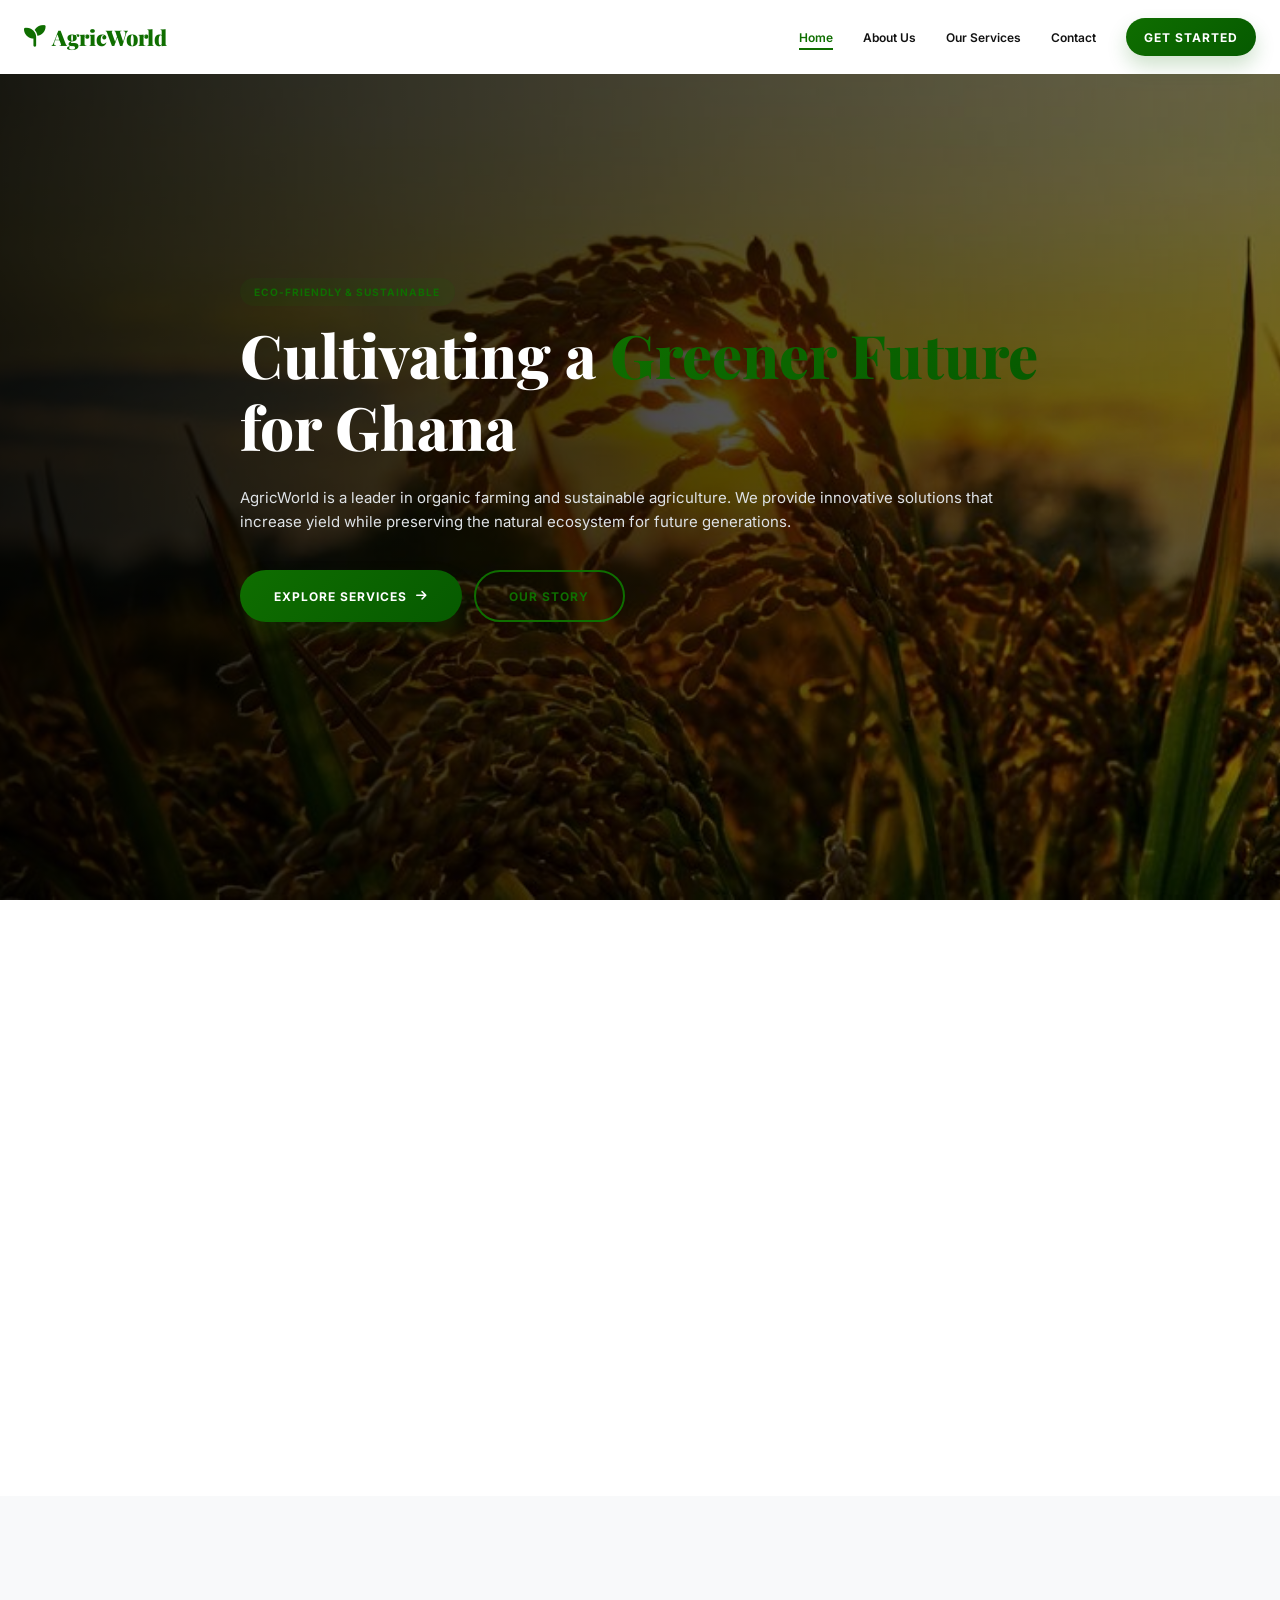
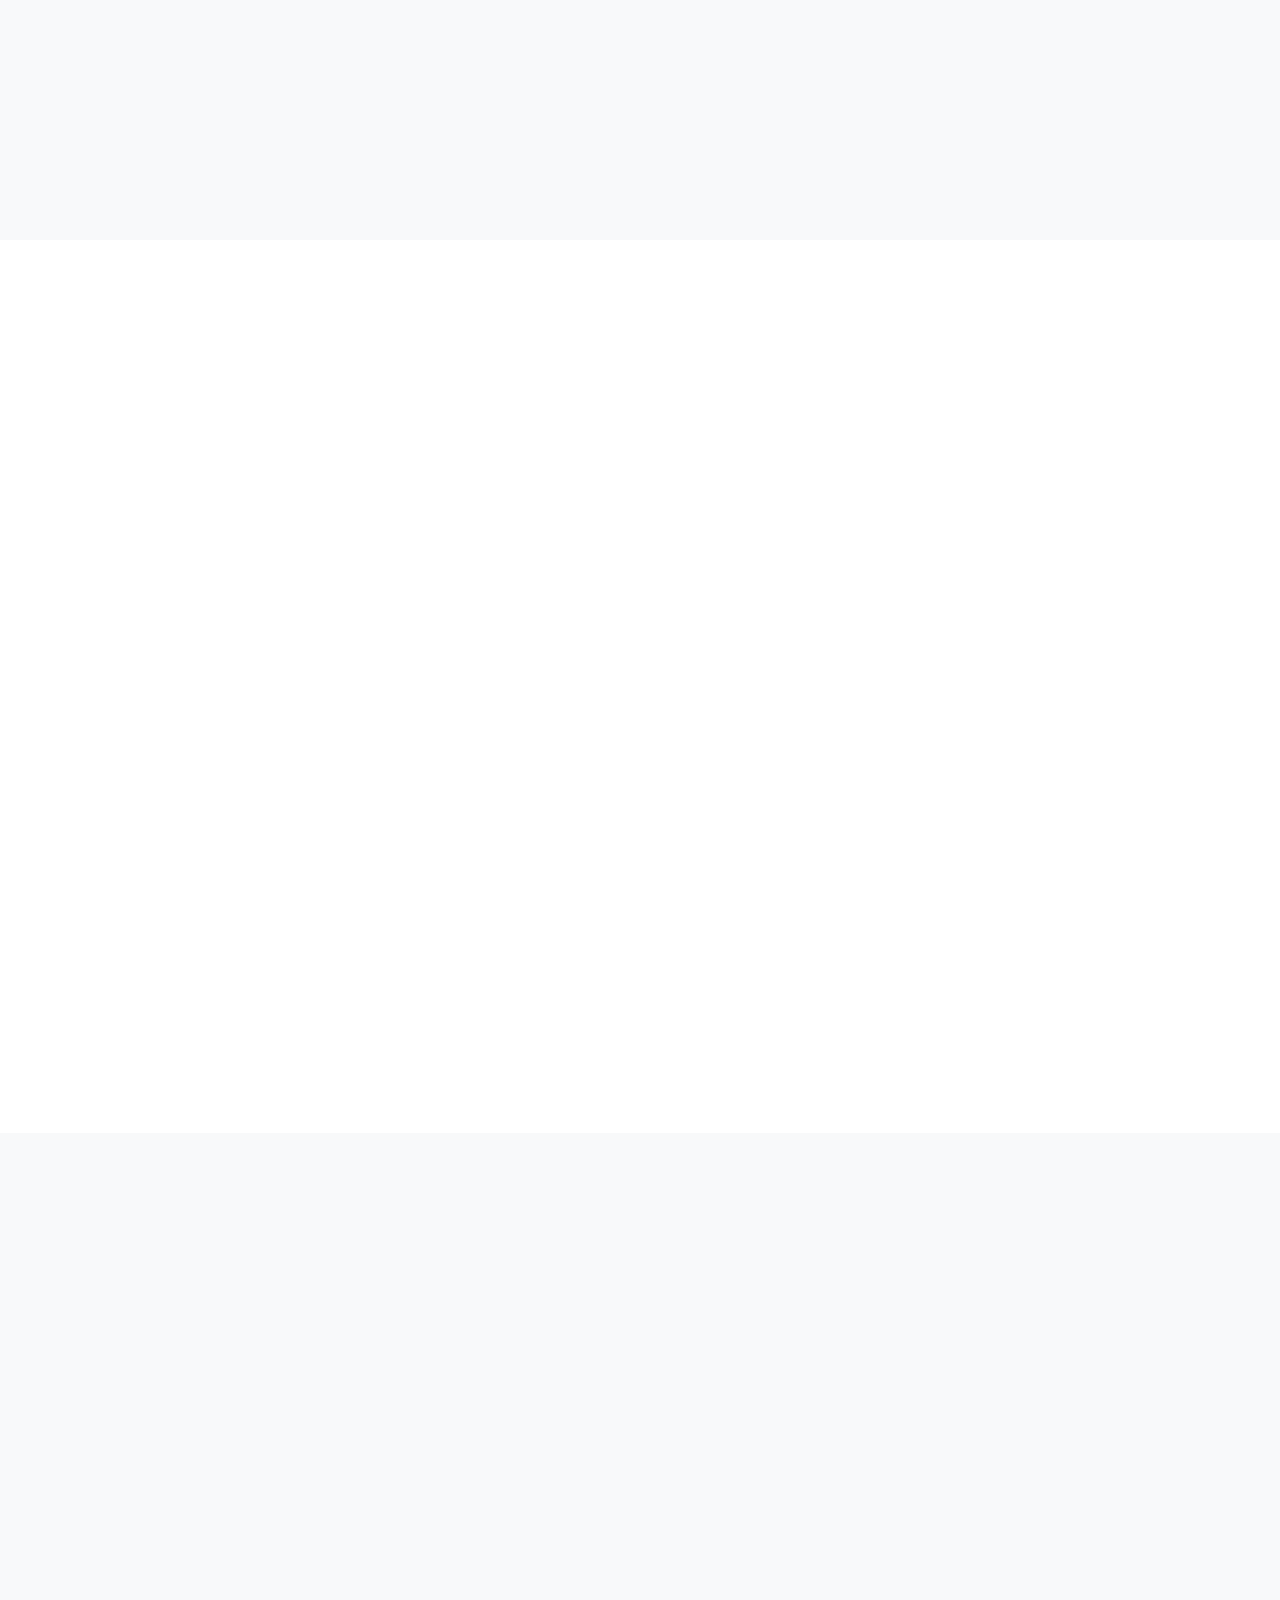
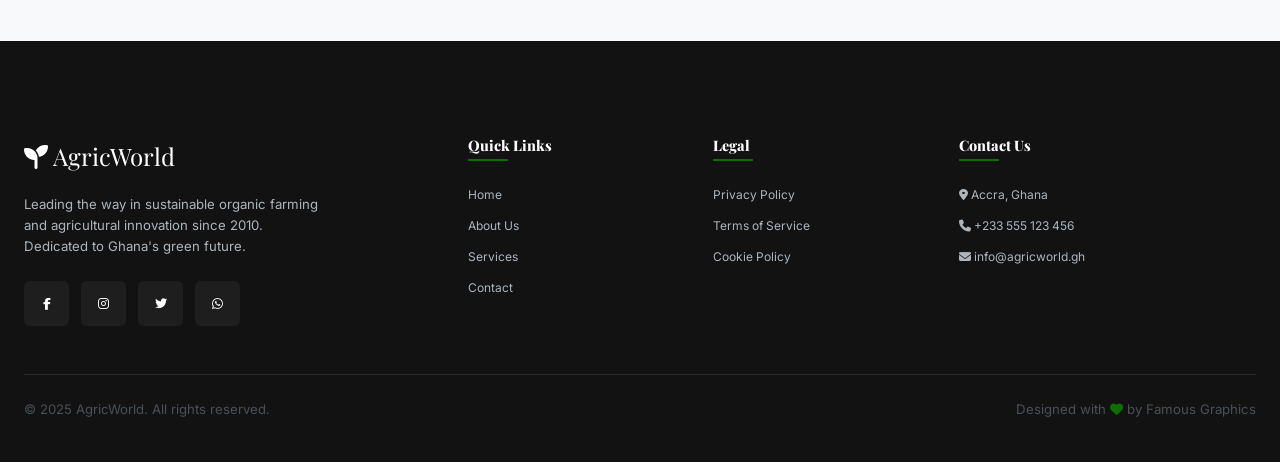
<file: index.html>
<!DOCTYPE html>
<html lang="en">
<head>
    <meta charset="UTF-8">
    <meta name="viewport" content="width=device-width, initial-scale=1.0">
    <title>AgricWorld | Premium Organic Farming & Agriculture Solutions</title>
     <link rel="icon" type="image/svg+xml" href="images/seedling-svgrepo-com.svg">
    <!-- CSS Links -->
    <link rel="stylesheet" href="css/globals.css">
    <link rel="stylesheet" href="css/components.css">
    <link rel="stylesheet" href="css/nav.css">
    <link rel="stylesheet" href="css/animations.css">
    <link rel="stylesheet" href="css/style.css">
    <!-- Font Awesome for Icons -->
    <link rel="stylesheet" href="https://cdnjs.cloudflare.com/ajax/libs/font-awesome/6.4.0/css/all.min.css">
</head>
<body>
    
    <!-- Navigation -->
    <nav id="navbar">
        <div class="container">
            <a href="index.html" class="brand">
                <i class="fas fa-seedling"></i> AgricWorld
            </a>
            <ul class="nav-links">
                <li><a href="index.html" class="nav-link active">Home</a></li>
                <li><a href="about.html" class="nav-link">About Us</a></li>
                <li><a href="services.html" class="nav-link">Our Services</a></li>
                <li><a href="contact.html" class="nav-link">Contact</a></li>
                <li><a href="contact.html" class="btn btn-primary btn-nav">Get Started</a></li>
            </ul>
            <div class="menu-btn" onclick="toggleSidebar()">
                <i class="fas fa-bars"></i>
            </div>
        </div>
    </nav>

    <!-- Sidebar for Mobile -->
    <div class="sidebar" id="sidebar">
        <div class="close-sidebar" onclick="toggleSidebar()">
            <i class="fas fa-times"></i>
        </div>
        <a href="index.html" class="nav-link active">Home</a>
        <a href="about.html" class="nav-link">About Us</a>
        <a href="services.html" class="nav-link">Our Services</a>
        <a href="contact.html" class="nav-link">Contact</a>
        <a href="contact.html" class="btn btn-primary">Get Started</a>
    </div>

    <!-- Hero Section -->
    <header class="hero-section">
        <div class="container">
            <div class="hero-content reveal">
                <span class="badge">Eco-Friendly & Sustainable</span>
                <h1>Cultivating a <span class="text-gradient">Greener Future</span> for Ghana</h1>
                <p>AgricWorld is a leader in organic farming and sustainable agriculture. We provide innovative solutions that increase yield while preserving the natural ecosystem for future generations.</p>
                <div class="hero-btns flex gap-1">
                    <a href="services.html" class="btn btn-primary">Explore Services <i class="fas fa-arrow-right"></i></a>
                    <a href="about.html" class="btn btn-outline">Our Story</a>
                </div>
            </div>
        </div>
        <div class="hero-bg-overlay"></div>
    </header>

    <!-- Why Choose Us -->
    <section class="section-padding">
        <div class="container">
            <div class="text-center mb-3 reveal">
                <span class="badge">Why Choose Us</span>
                <h2>Excellence in Agricultural Innovation</h2>
            </div>
            <div class="grid stagger-children grid-cols-3 gap-2">
                <div class="premium-card">
                    <div class="icon-box"><i class="fas fa-leaf"></i></div>
                    <h3>100% Organic</h3>
                    <p>Our farming practices are strictly chemical-free, ensuring the healthiest produce for your family and the planet.</p>
                </div>
                <div class="premium-card">
                    <div class="icon-box"><i class="fas fa-microscope"></i></div>
                    <h3>Modern Tech</h3>
                    <p>We combine traditional wisdom with cutting-edge precision agriculture technology to optimize every harvest.</p>
                </div>
                <div class="premium-card">
                    <div class="icon-box"><i class="fas fa-handshake"></i></div>
                    <h3>Global Reach</h3>
                    <p>Trusted by partners in over 200 countries, we are spreading sustainable farming practices across the globe.</p>
                </div>
            </div>
        </div>
    </section>

    <!-- Stats Section -->
    <section class="section-padding bg-gray-100">
        <div class="container">
            <div class="grid stagger-children grid-cols-4 gap-2">
                <div class="stat-card">
                    <span class="stat-number" data-count="15000">15,000</span>
                    <span class="stat-label">Acres Farmed</span>
                </div>
                <div class="stat-card">
                    <span class="stat-number" data-count="100000">100k+</span>
                    <span class="stat-label">Happy Clients</span>
                </div>
                <div class="stat-card">
                    <span class="stat-number" data-count="200">200+</span>
                    <span class="stat-label">Global Partners</span>
                </div>
                <div class="stat-card">
                    <span class="stat-number" data-count="50">50+</span>
                    <span class="stat-label">Awards Won</span>
                </div>
            </div>
        </div>
    </section>

    <!-- Services Overview -->
    <section class="section-padding">
        <div class="container">
            <div class="text-center mb-3 reveal">
                <span class="badge">Our Services</span>
                <h2>Comprehensive Agriculture Solutions</h2>
            </div>
            <div class="grid stagger-children grid-cols-custom gap-2 mb-3">
                <div class="premium-card">
                    <img src="images/img_5252.jpg" alt="Service" class="img-cover">
                    <h3>Agricultural Consulting</h3>
                    <p>Professional guidance for farm management, soil health optimization, and resource planning.</p>
                    <a href="services.html" class="text-gradient fw-700">Learn More <i class="fas fa-chevron-right"></i></a>
                </div>
                <div class="premium-card">
                    <img src="images/img_5240.jpg" alt="Service" class="img-cover">
                    <h3>Soil Fertilization</h3>
                    <p>Natural and sustainable soil enhancement techniques to boost productivity without harmful chemicals.</p>
                    <a href="services.html" class="text-gradient fw-700">Learn More <i class="fas fa-chevron-right"></i></a>
                </div>
                <div class="premium-card">
                    <img src="images/img_5242.jpg" alt="Service" class="img-cover">
                    <h3>Rice & Grain Production</h3>
                    <p>High-yield, organic grain production utilizing modern sustainable irrigation and harvest tech.</p>
                    <a href="services.html" class="text-gradient fw-700">Learn More <i class="fas fa-chevron-right"></i></a>
                </div>
            </div>
            <div class="text-center mt-3 reveal">
                <a href="services.html" class="btn btn-outline">View All Services</a>
            </div>
        </div>
    </section>

    <!-- Testimonials -->
    <section class="section-padding bg-gray-100">
        <div class="container">
            <div class="text-center mb-3 reveal">
                <span class="badge">Testimonials</span>
                <h2>What Our Partners Say</h2>
            </div>
            <div class="grid stagger-children grid-cols-3 gap-2">
                <div class="testimonial-card">
                    <p class="testimonial-text">AgricWorld transformed our farm's productivity. Their organic consulting was a game-changer for our soil health.</p>
                    <div class="author-info">
                        <img src="images/img_5250.jpg" alt="Author" class="author-img">
                        <div>
                            <p class="author-name">Kofi Mensah</p>
                            <p class="author-title">CEO, GreenFields Ghana</p>
                        </div>
                    </div>
                </div>
                <div class="testimonial-card">
                    <p class="testimonial-text">The quality of their organic rice is unmatched. It's refreshing to work with a team that truly cares about the environment.</p>
                    <div class="author-info">
                        <img src="images/img_5245.jpg" alt="Author" class="author-img">
                        <div>
                            <p class="author-name">Abena Serwaa</p>
                            <p class="author-title">Supply Director, FreshCo</p>
                        </div>
                    </div>
                </div>
                <div class="testimonial-card">
                    <p class="testimonial-text">Their irrigation systems are both innovative and sustainable. We've seen a 40% reduction in water waste since installation.</p>
                    <div class="author-info">
                        <img src="images/img_5240.jpg" alt="Author" class="author-img">
                        <div>
                            <p class="author-name">David Asante</p>
                            <p class="author-title">Farm Manager, Volta Farms</p>
                        </div>
                    </div>
                </div>
            </div>
        </div>
    </section>

    <!-- Premium Footer -->
    <footer class="premium-footer">
        <div class="container">
            <div class="footer-grid">
                <div>
                    <a href="index.html" class="footer-brand"><i class="fas fa-seedling"></i> AgricWorld</a>
                    <p class="footer-text">Leading the way in sustainable organic farming and agricultural innovation since 2010. Dedicated to Ghana's green future.</p>
                    <div class="social-links mt-2">
                        <a href="#" class="social-link"><i class="fab fa-facebook-f"></i></a>
                        <a href="#" class="social-link"><i class="fab fa-instagram"></i></a>
                        <a href="#" class="social-link"><i class="fab fa-twitter"></i></a>
                        <a href="#" class="social-link"><i class="fab fa-whatsapp"></i></a>
                    </div>
                </div>
                <div>
                    <h4 class="footer-heading">Quick Links</h4>
                    <ul class="footer-links">
                        <li><a href="index.html" class="footer-link">Home</a></li>
                        <li><a href="about.html" class="footer-link">About Us</a></li>
                        <li><a href="services.html" class="footer-link">Services</a></li>
                        <li><a href="contact.html" class="footer-link">Contact</a></li>
                    </ul>
                </div>
                <div>
                    <h4 class="footer-heading">Legal</h4>
                    <ul class="footer-links">
                        <li><a href="#" class="footer-link">Privacy Policy</a></li>
                        <li><a href="#" class="footer-link">Terms of Service</a></li>
                        <li><a href="#" class="footer-link">Cookie Policy</a></li>
                    </ul>
                </div>
                <div>
                    <h4 class="footer-heading">Contact Us</h4>
                    <ul class="footer-links">
                        <li class="footer-link"><i class="fas fa-map-marker-alt"></i> Accra, Ghana</li>
                        <li class="footer-link"><i class="fas fa-phone"></i> +233 555 123 456</li>
                        <li class="footer-link"><i class="fas fa-envelope"></i> info@agricworld.gh</li>
                    </ul>
                </div>
            </div>
            <div class="footer-bottom">
                <p>&copy; 2025 AgricWorld. All rights reserved.</p>
                <p>Designed with <i class="fas fa-heart text-primary"></i> by Famous Graphics</p>
            </div>
        </div>
    </footer>

    <!-- Scripts -->
    <script src="js/script.js"></script>
</body>
</html>
</file>
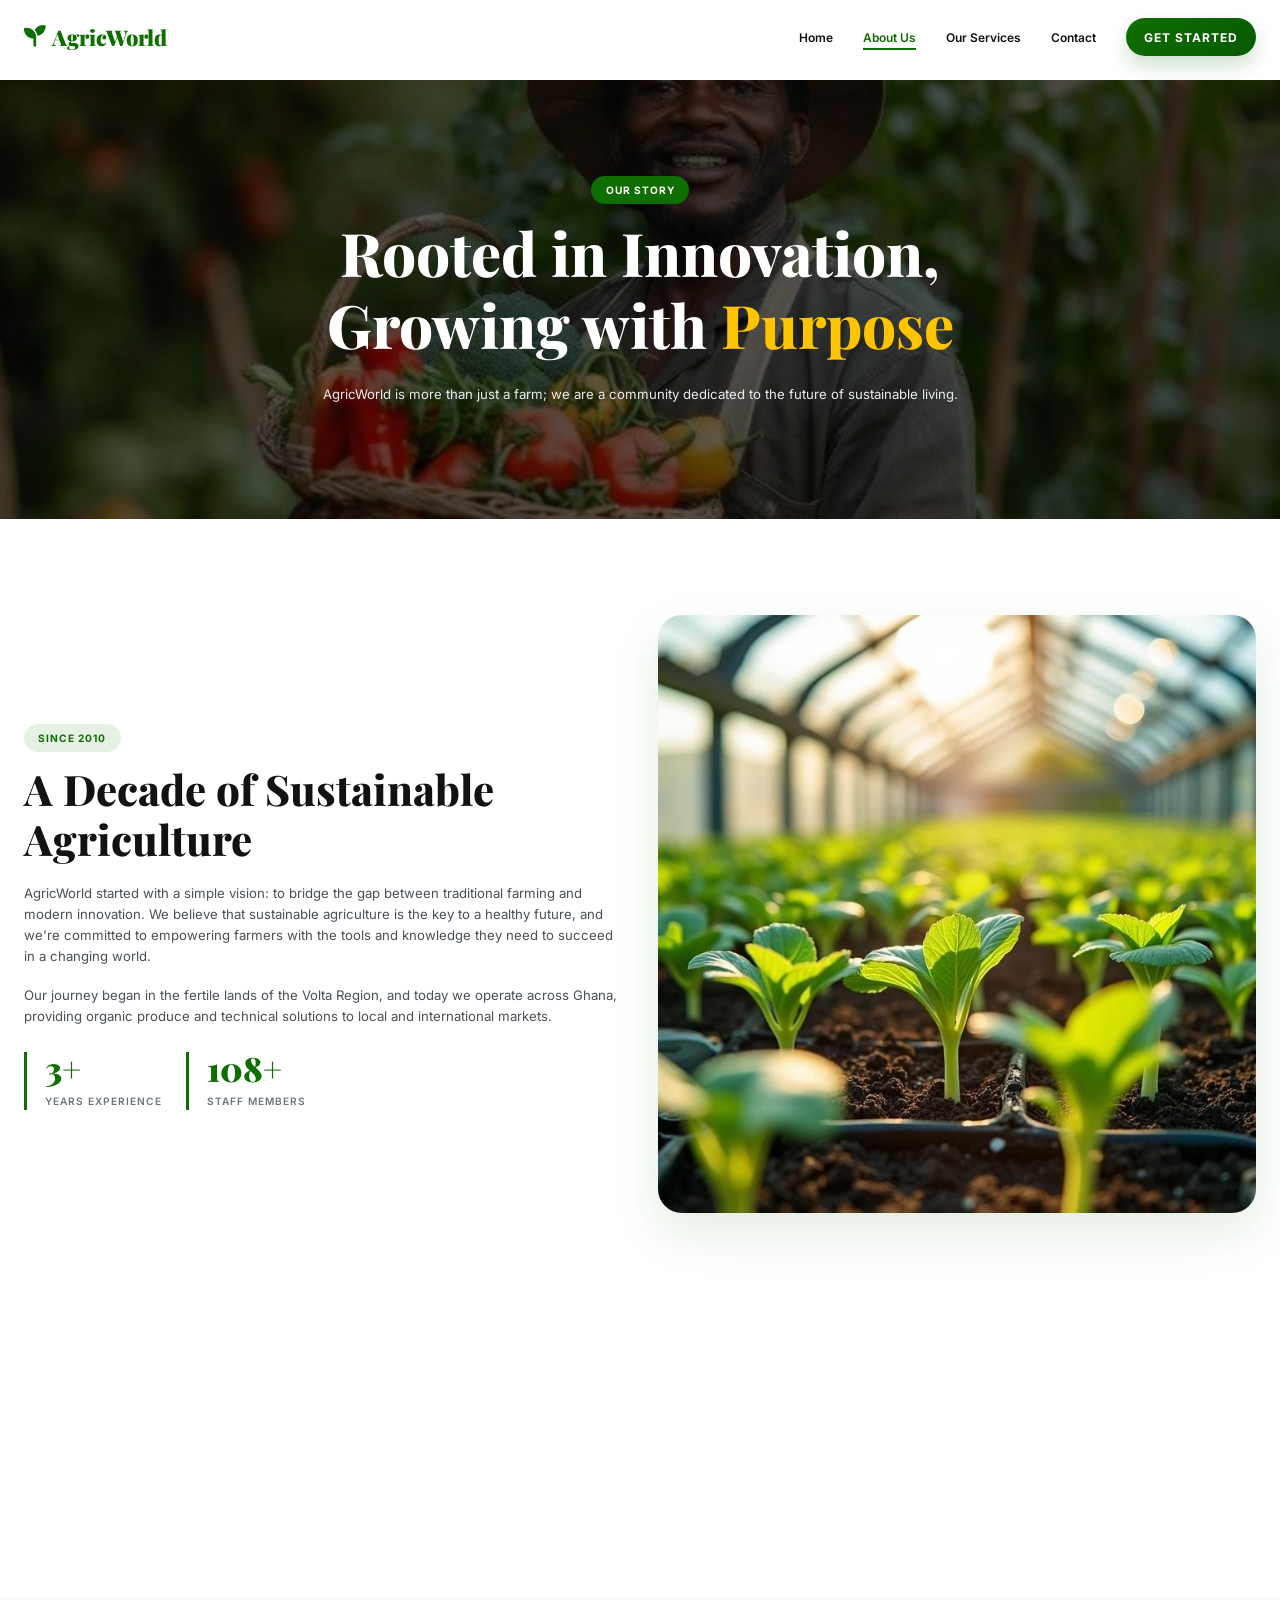
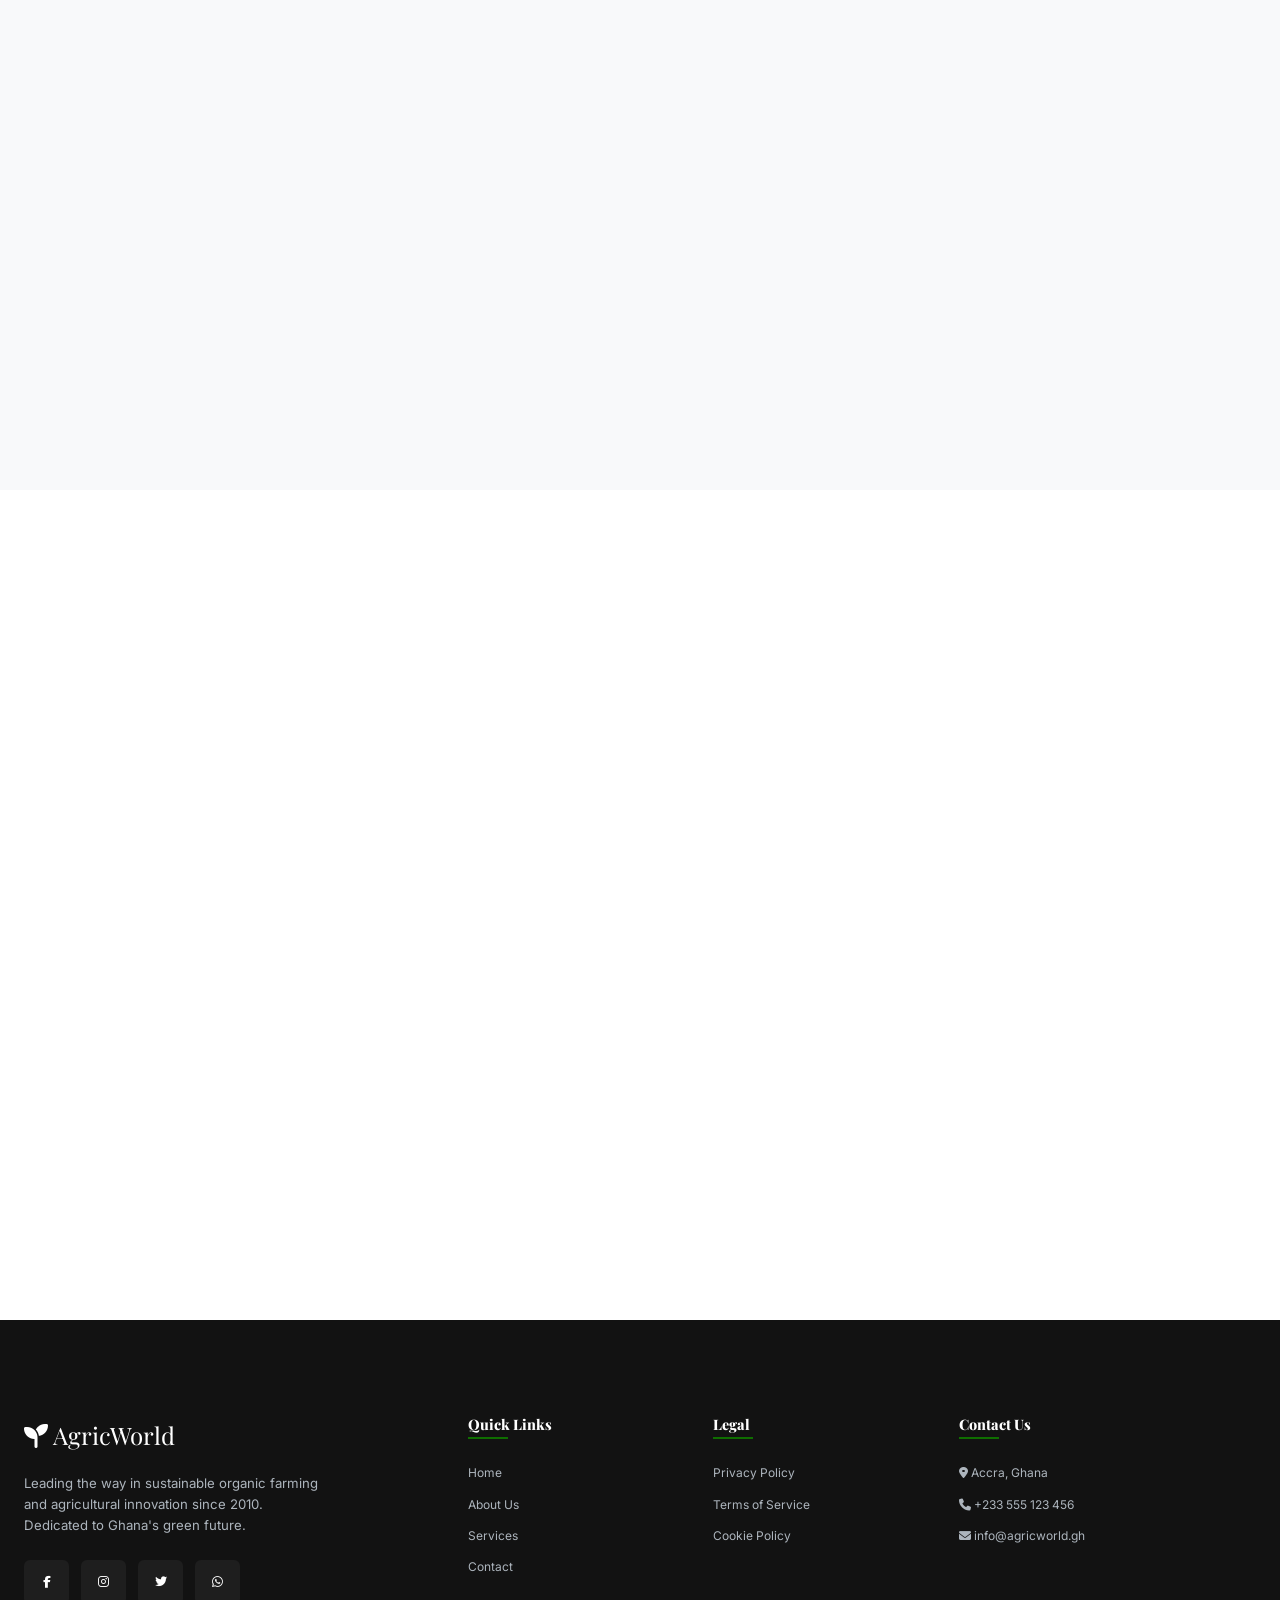
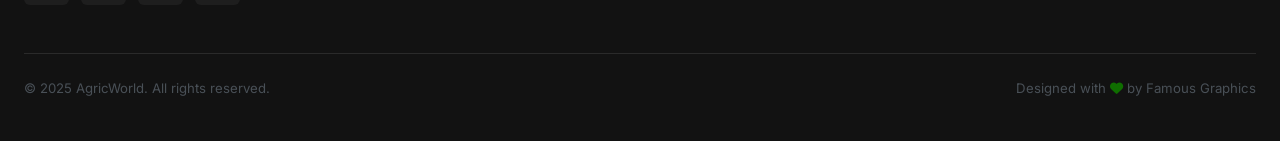
<file: about.html>
<!DOCTYPE html>
<html lang="en">
<head>
    <meta charset="UTF-8">
    <meta name="viewport" content="width=device-width, initial-scale=1.0">
    <title>About Us | AgricWorld - Our Journey and Mission</title>
     <link rel="icon" type="image/svg+xml" href="images/seedling-svgrepo-com.svg">
    <!-- CSS Links -->
    <link rel="stylesheet" href="css/globals.css">
    <link rel="stylesheet" href="css/components.css">
    <link rel="stylesheet" href="css/nav.css">
    <link rel="stylesheet" href="css/animations.css">
    <link rel="stylesheet" href="css/about.css">
    <!-- Font Awesome for Icons -->
    <link rel="stylesheet" href="https://cdnjs.cloudflare.com/ajax/libs/font-awesome/6.4.0/css/all.min.css">
</head>
<body>
    
    <!-- Navigation -->
    <nav id="navbar">
        <div class="container">
            <a href="index.html" class="brand">
                <i class="fas fa-seedling"></i> AgricWorld
            </a>
            <ul class="nav-links">
                <li><a href="index.html" class="nav-link">Home</a></li>
                <li><a href="about.html" class="nav-link active">About Us</a></li>
                <li><a href="services.html" class="nav-link">Our Services</a></li>
                <li><a href="contact.html" class="nav-link">Contact</a></li>
                <li><a href="contact.html" class="btn btn-primary btn-nav">Get Started</a></li>
            </ul>
            <div class="menu-btn" onclick="toggleSidebar()">
                <i class="fas fa-bars"></i>
            </div>
        </div>
    </nav>

    <!-- Sidebar for Mobile -->
    <div class="sidebar" id="sidebar">
        <div class="close-sidebar" onclick="toggleSidebar()">
            <i class="fas fa-times"></i>
        </div>
        <a href="index.html" class="nav-link">Home</a>
        <a href="about.html" class="nav-link active">About Us</a>
        <a href="services.html" class="nav-link">Our Services</a>
        <a href="contact.html" class="nav-link">Contact</a>
        <a href="contact.html" class="btn btn-primary">Get Started</a>
    </div>

    <!-- Page Header -->
    <header class="section-padding about-header">
        <div class="container">
            <div class="reveal">
                <span class="badge bg-primary text-white border-none">Our Story</span>
                <h1 class="text-white">Rooted in Innovation, <br>Growing with <span class="text-secondary">Purpose</span></h1>
                <p class="text-gray-200 max-w-700 mx-auto">AgricWorld is more than just a farm; we are a community dedicated to the future of sustainable living.</p>
            </div>
        </div>
    </header>

    <!-- Our Story Section -->
    <section class="section-padding">
        <div class="container">
            <div class="grid grid-cols-2 gap-3 align-center">
                <div class="reveal reveal-left">
                    <span class="badge">Since 2010</span>
                    <h2>A Decade of Sustainable Agriculture</h2>
                    <p>AgricWorld started with a simple vision: to bridge the gap between traditional farming and modern innovation. We believe that sustainable agriculture is the key to a healthy future, and we're committed to empowering farmers with the tools and knowledge they need to succeed in a changing world.</p>
                    <p>Our journey began in the fertile lands of the Volta Region, and today we operate across Ghana, providing organic produce and technical solutions to local and international markets.</p>
                    <div class="flex gap-2 mt-2">
                        <div class="stat-card about-stat-card">
                            <span class="stat-number about-stat-number" data-count="15">15+</span>
                            <span class="stat-label about-stat-label">Years Experience</span>
                        </div>
                        <div class="stat-card about-stat-card">
                            <span class="stat-number about-stat-number" data-count="500">500+</span>
                            <span class="stat-label about-stat-label">Staff Members</span>
                        </div>
                    </div>
                </div>
                <div class="reveal reveal-right">
                    <img src="images/img_5250.jpg" alt="Our Story" class="about-img">
                </div>
            </div>
        </div>
    </section>

    <!-- Detailed Stats Section -->
    <section class="section-padding about-stats-section">
        <div class="container">
            <div class="grid stagger-children grid-cols-4 gap-2 text-center">
                <div class="stat-item">
                    <span class="stat-number text-secondary" data-count="15000">15,000+</span>
                    <span class="stat-label text-white">Acres Farmed</span>
                </div>
                <div class="stat-item">
                    <span class="stat-number text-secondary" data-count="100000">100,000+</span>
                    <span class="stat-label text-white">Happy Clients</span>
                </div>
                <div class="stat-item">
                    <span class="stat-number text-secondary" data-count="200">200+</span>
                    <span class="stat-label text-white">Global Partners</span>
                </div>
                <div class="stat-item">
                    <span class="stat-number text-secondary" data-count="50">50+</span>
                    <span class="stat-label text-white">Awards Won</span>
                </div>
            </div>
        </div>
    </section>

    <!-- Mission & Vision -->
    <section class="section-padding bg-gray-100">
        <div class="container">
            <div class="grid stagger-children grid-cols-3 gap-3">
                <div class="premium-card">
                    <div class="icon-box"><i class="fas fa-bullseye"></i></div>
                    <h3>Our Mission</h3>
                    <p>To provide high-quality organic produce and innovative agricultural solutions that promote health, sustainability, and economic growth in our communities.</p>
                </div>
                <div class="premium-card">
                    <div class="icon-box"><i class="fas fa-eye"></i></div>
                    <h3>Our Vision</h3>
                    <p>To be the leading voice in Africa's green revolution, setting the global standard for sustainable, tech-driven organic farming practices.</p>
                </div>
                <div class="premium-card">
                    <div class="icon-box"><i class="fas fa-heart"></i></div>
                    <h3>Our Values</h3>
                    <p>Integrity, Innovation, and Interdependence. We believe our success is tied to the health of our planet and the prosperity of our partners.</p>
                </div>
            </div>
        </div>
    </section>

    <!-- Gallery Section -->
    <section class="section-padding">
        <div class="container">
            <div class="text-center mb-3 reveal">
                <span class="badge">Glimpse of Our Work</span>
                <h2>Our Farms in Action</h2>
            </div>
            <div class="stagger-children gallery-grid">
                <img src="images/img_5238.jpg" alt="Gallery" class="hover-lift gallery-img">
                <img src="images/img_5239.jpg" alt="Gallery" class="hover-lift gallery-img">
                <img src="images/img_5240.jpg" alt="Gallery" class="hover-lift gallery-img">
                <img src="images/img_5241.jpg" alt="Gallery" class="hover-lift gallery-img">
                <img src="images/img_5242.jpg" alt="Gallery" class="hover-lift gallery-img">
                <img src="images/img_5243.jpg" alt="Gallery" class="hover-lift gallery-img">
                <img src="images/img_5244.jpg" alt="Gallery" class="hover-lift gallery-img">
                <img src="images/img_5245.jpg" alt="Gallery" class="hover-lift gallery-img">
            </div>
        </div>
    </section>

    <!-- The Modal -->
    <div id="myModal" class="modal">
        <span class="close-modal" id="closeModal">&times;</span>
        <img class="modal-content" id="imgPopup">
        <div id="caption" class="modal-caption"></div>
    </div>

    <!-- Premium Footer -->
    <footer class="premium-footer">
        <div class="container">
            <div class="footer-grid">
                <div>
                    <a href="index.html" class="footer-brand"><i class="fas fa-seedling"></i> AgricWorld</a>
                    <p class="footer-text">Leading the way in sustainable organic farming and agricultural innovation since 2010. Dedicated to Ghana's green future.</p>
                    <div class="social-links mt-2">
                        <a href="#" class="social-link"><i class="fab fa-facebook-f"></i></a>
                        <a href="#" class="social-link"><i class="fab fa-instagram"></i></a>
                        <a href="#" class="social-link"><i class="fab fa-twitter"></i></a>
                        <a href="#" class="social-link"><i class="fab fa-whatsapp"></i></a>
                    </div>
                </div>
                <div>
                    <h4 class="footer-heading">Quick Links</h4>
                    <ul class="footer-links">
                        <li><a href="index.html" class="footer-link">Home</a></li>
                        <li><a href="about.html" class="footer-link">About Us</a></li>
                        <li><a href="services.html" class="footer-link">Services</a></li>
                        <li><a href="contact.html" class="footer-link">Contact</a></li>
                    </ul>
                </div>
                <div>
                    <h4 class="footer-heading">Legal</h4>
                    <ul class="footer-links">
                        <li><a href="#" class="footer-link">Privacy Policy</a></li>
                        <li><a href="#" class="footer-link">Terms of Service</a></li>
                        <li><a href="#" class="footer-link">Cookie Policy</a></li>
                    </ul>
                </div>
                <div>
                    <h4 class="footer-heading">Contact Us</h4>
                    <ul class="footer-links">
                        <li class="footer-link"><i class="fas fa-map-marker-alt"></i> Accra, Ghana</li>
                        <li class="footer-link"><i class="fas fa-phone"></i> +233 555 123 456</li>
                        <li class="footer-link"><i class="fas fa-envelope"></i> info@agricworld.gh</li>
                    </ul>
                </div>
            </div>
            <div class="footer-bottom">
                <p>&copy; 2025 AgricWorld. All rights reserved.</p>
                <p>Designed with <i class="fas fa-heart" class="text-primary"></i> by Famous Graphics</p>
            </div>
        </div>
    </footer>

    <!-- Scripts -->
    <script src="js/script.js"></script>
    <script src="js/about.js"></script>
</body>
</html>
</file>
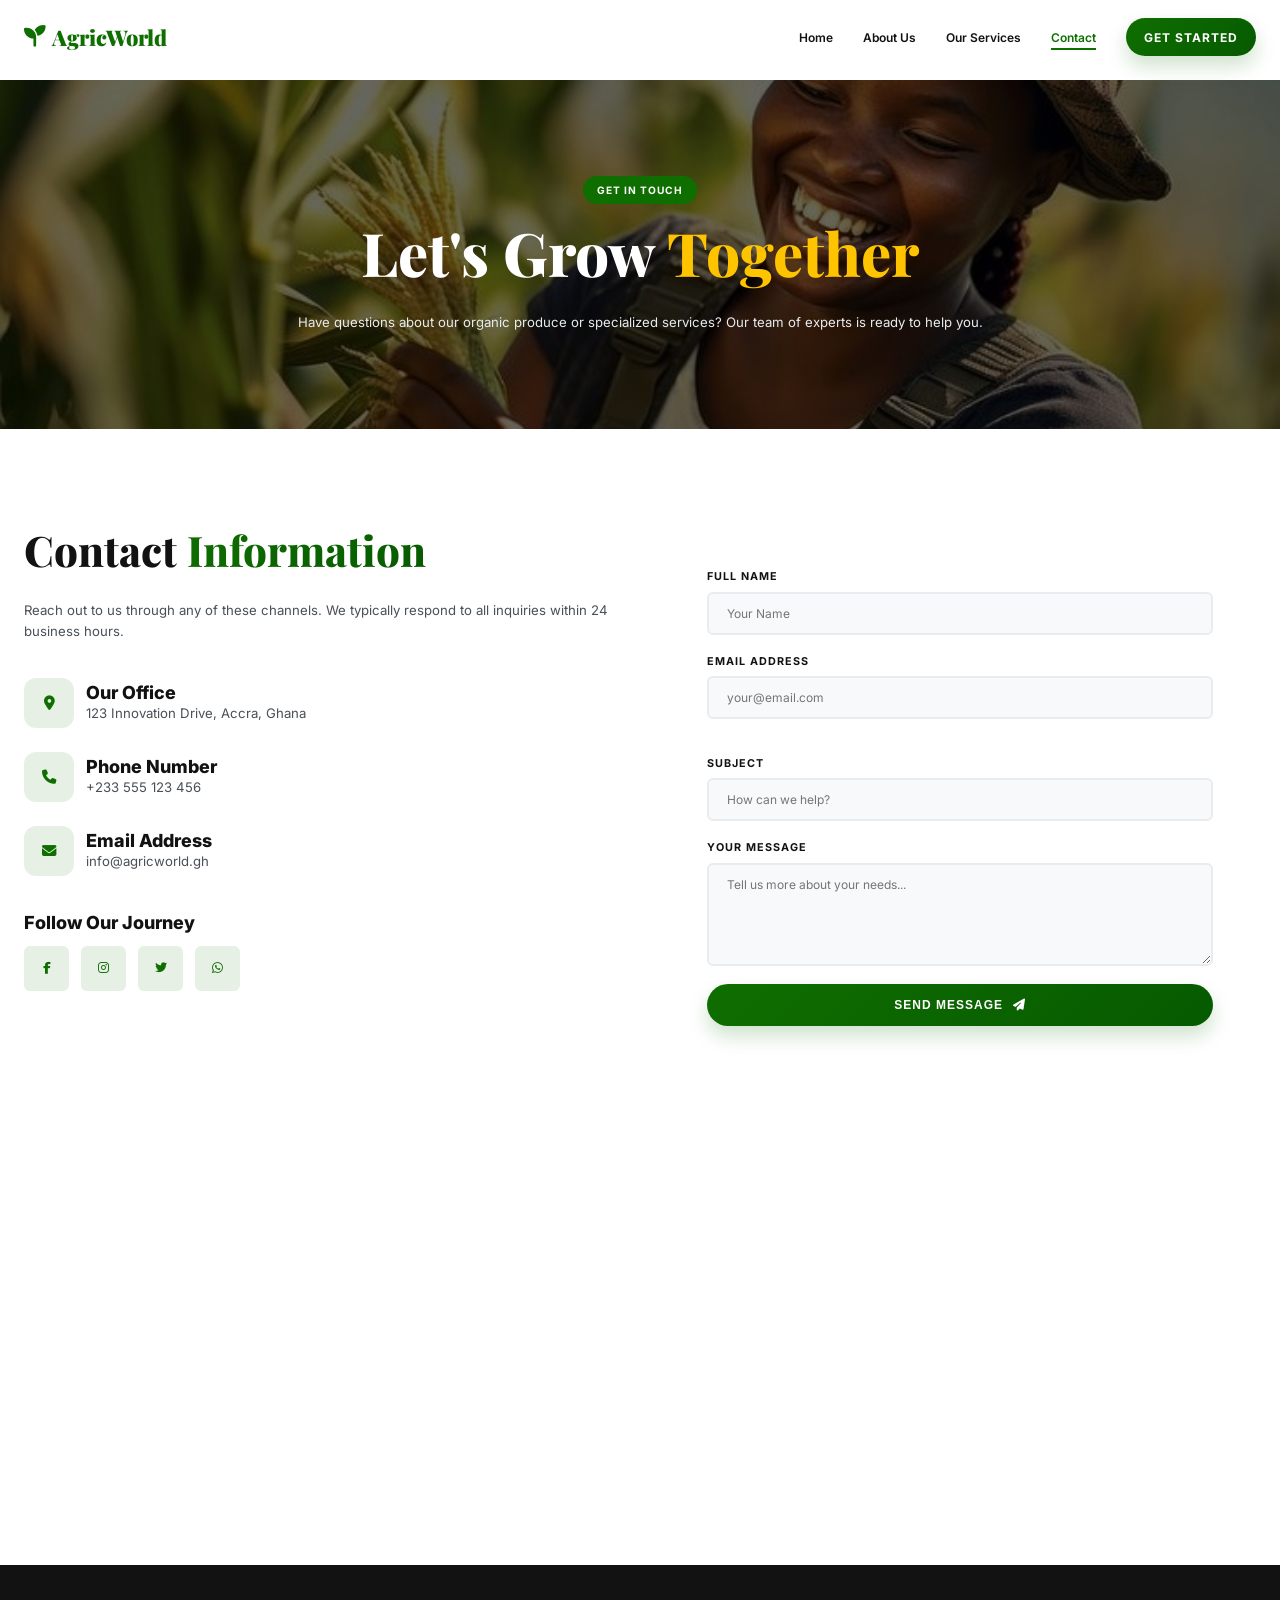
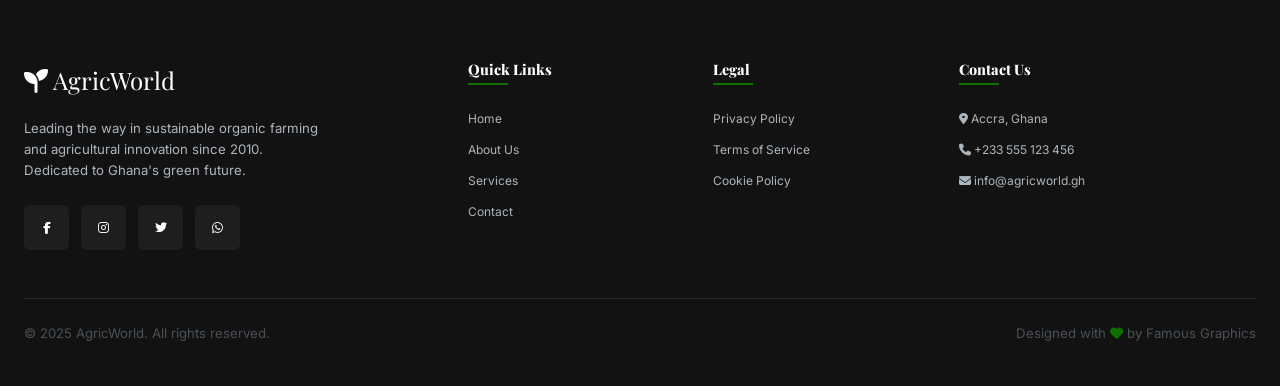
<file: contact.html>
<!DOCTYPE html>
<html lang="en">
<head>
    <meta charset="UTF-8">
    <meta name="viewport" content="width=device-width, initial-scale=1.0">
    <title>Contact Us | AgricWorld - Get in Touch with Our Experts</title>
    <link rel="icon" type="image/svg+xml" href="images/seedling-svgrepo-com.svg">
    <!-- CSS Links -->
    <link rel="stylesheet" href="css/globals.css">
    <link rel="stylesheet" href="css/components.css">
    <link rel="stylesheet" href="css/nav.css">
    <link rel="stylesheet" href="css/animations.css">
    <link rel="stylesheet" href="css/contact.css">
    <!-- Font Awesome for Icons -->
    <link rel="stylesheet" href="https://cdnjs.cloudflare.com/ajax/libs/font-awesome/6.4.0/css/all.min.css">
</head>
<body>
    
    <!-- Navigation -->
    <nav id="navbar">
        <div class="container">
            <a href="index.html" class="brand">
                <i class="fas fa-seedling"></i> AgricWorld
            </a>
            <ul class="nav-links">
                <li><a href="index.html" class="nav-link">Home</a></li>
                <li><a href="about.html" class="nav-link">About Us</a></li>
                <li><a href="services.html" class="nav-link">Our Services</a></li>
                <li><a href="contact.html" class="nav-link active">Contact</a></li>
                <li><a href="contact.html" class="btn btn-primary nav-cta">Get Started</a></li>
            </ul>
            <div class="menu-btn" onclick="toggleSidebar()">
                <i class="fas fa-bars"></i>
            </div>
        </div>
    </nav>

    <!-- Sidebar for Mobile -->
    <div class="sidebar" id="sidebar">
        <div class="close-sidebar" onclick="toggleSidebar()">
            <i class="fas fa-times"></i>
        </div>
        <a href="index.html" class="nav-link">Home</a>
        <a href="about.html" class="nav-link">About Us</a>
        <a href="services.html" class="nav-link">Our Services</a>
        <a href="contact.html" class="nav-link active">Contact</a>
        <a href="contact.html" class="btn btn-primary">Get Started</a>
    </div>

    <!-- Page Header -->
    <header class="section-padding contact-hero">
        <div class="container">
            <div class="reveal">
                <span class="badge contact-badge">Get In Touch</span>
                <h1>Let's Grow <span>Together</span></h1>
                <p>Have questions about our organic produce or specialized services? Our team of experts is ready to help you.</p>
            </div>
        </div>
    </header>

    <!-- Contact Grid -->
    <section class="section-padding">
        <div class="container">
            <div class="grid contact-grid">
                <!-- Contact Info -->
                <div class="reveal reveal-left contact-info-panel">
                    <h2 class="mb-2">Contact <span class="text-gradient">Information</span></h2>
                    <p>Reach out to us through any of these channels. We typically respond to all inquiries within 24 business hours.</p>
                    
                    <div class="contact-methods mt-3">
                        <div class="flex align-center gap-1">
                            <div class="icon-box"><i class="fas fa-map-marker-alt"></i></div>
                            <div>
                                <h4>Our Office</h4>
                                <p>123 Innovation Drive, Accra, Ghana</p>
                            </div>
                        </div>
                        <div class="flex align-center gap-1">
                            <div class="icon-box"><i class="fas fa-phone"></i></div>
                            <div>
                                <h4>Phone Number</h4>
                                <p>+233 555 123 456</p>
                            </div>
                        </div>
                        <div class="flex align-center gap-1">
                            <div class="icon-box"><i class="fas fa-envelope"></i></div>
                            <div>
                                <h4>Email Address</h4>
                                <p>info@agricworld.gh</p>
                            </div>
                        </div>
                    </div>

                    <div class="mt-3">
                        <h4>Follow Our Journey</h4>
                        <div class="social-links mt-1 contact-social-links">
                            <a href="#" class="social-link"><i class="fab fa-facebook-f"></i></a>
                            <a href="#" class="social-link"><i class="fab fa-instagram"></i></a>
                            <a href="#" class="social-link"><i class="fab fa-twitter"></i></a>
                            <a href="#" class="social-link"><i class="fab fa-whatsapp"></i></a>
                        </div>
                    </div>
                </div>

                <!-- Contact Form -->
                <div class="reveal reveal-right glass-card contact-form-card">
                    <form class="premium-form" id="contactForm">
                        <div class="form-grid">
                            <div class="form-group">
                                <label class="form-label">Full Name</label>
                                <input type="text" class="form-input" placeholder="Your Name" required>
                            </div>
                            <div class="form-group">
                                <label class="form-label">Email Address</label>
                                <input type="email" class="form-input" placeholder="your@email.com" required>
                            </div>
                        </div>
                        <div class="form-group">
                            <label class="form-label">Subject</label>
                            <input type="text" class="form-input" placeholder="How can we help?">
                        </div>
                        <div class="form-group">
                            <label class="form-label">Your Message</label>
                            <textarea class="form-input" rows="5" placeholder="Tell us more about your needs..." required></textarea>
                        </div>
                        <button type="submit" class="btn btn-primary">Send Message <i class="fas fa-paper-plane"></i></button>
                    </form>
                </div>

            </div>
        </div>
    </section>

    <!-- Map Section -->
    <section class="reveal map-section">
        <iframe src="https://www.google.com/maps/embed?pb=!1m18!1m12!1m3!1d127066.25302302197!2d-0.23305146522731055!3d5.591208976156947!2m3!1f0!2f0!3f0!3m2!1i1024!2i768!4f13.1!3m3!1m2!1s0xfdf9084b2b7a773%3A0xbed14ed8650e2dd3!2sAccra%2C%20Ghana!5e0!3m2!1sen!2sus!4v1714065000000!5m2!1sen!2sus" width="100%" height="400" style="border:0;" allowfullscreen="" loading="lazy" referrerpolicy="no-referrer-when-downgrade"></iframe>
    </section>

    <!-- Premium Footer -->
    <footer class="premium-footer">
        <div class="container">
            <div class="footer-grid">
                <div>
                    <a href="index.html" class="footer-brand"><i class="fas fa-seedling"></i> AgricWorld</a>
                    <p class="footer-text">Leading the way in sustainable organic farming and agricultural innovation since 2010. Dedicated to Ghana's green future.</p>
                    <div class="social-links mt-2">
                        <a href="#" class="social-link"><i class="fab fa-facebook-f"></i></a>
                        <a href="#" class="social-link"><i class="fab fa-instagram"></i></a>
                        <a href="#" class="social-link"><i class="fab fa-twitter"></i></a>
                        <a href="#" class="social-link"><i class="fab fa-whatsapp"></i></a>
                    </div>
                </div>
                <div>
                    <h4 class="footer-heading">Quick Links</h4>
                    <ul class="footer-links">
                        <li><a href="index.html" class="footer-link">Home</a></li>
                        <li><a href="about.html" class="footer-link">About Us</a></li>
                        <li><a href="services.html" class="footer-link">Services</a></li>
                        <li><a href="contact.html" class="footer-link">Contact</a></li>
                    </ul>
                </div>
                <div>
                    <h4 class="footer-heading">Legal</h4>
                    <ul class="footer-links">
                        <li><a href="#" class="footer-link">Privacy Policy</a></li>
                        <li><a href="#" class="footer-link">Terms of Service</a></li>
                        <li><a href="#" class="footer-link">Cookie Policy</a></li>
                    </ul>
                </div>
                <div>
                    <h4 class="footer-heading">Contact Us</h4>
                    <ul class="footer-links">
                        <li class="footer-link"><i class="fas fa-map-marker-alt"></i> Accra, Ghana</li>
                        <li class="footer-link"><i class="fas fa-phone"></i> +233 555 123 456</li>
                        <li class="footer-link"><i class="fas fa-envelope"></i> info@agricworld.gh</li>
                    </ul>
                </div>
            </div>
            <div class="footer-bottom">
                <p>&copy; 2025 AgricWorld. All rights reserved.</p>
                <p>Designed with <i class="fas fa-heart"></i> by Famous Graphics</p>
            </div>
        </div>
    </footer>

    <!-- Scripts -->
    <script src="js/script.js"></script>
</body>
</html>
</file>
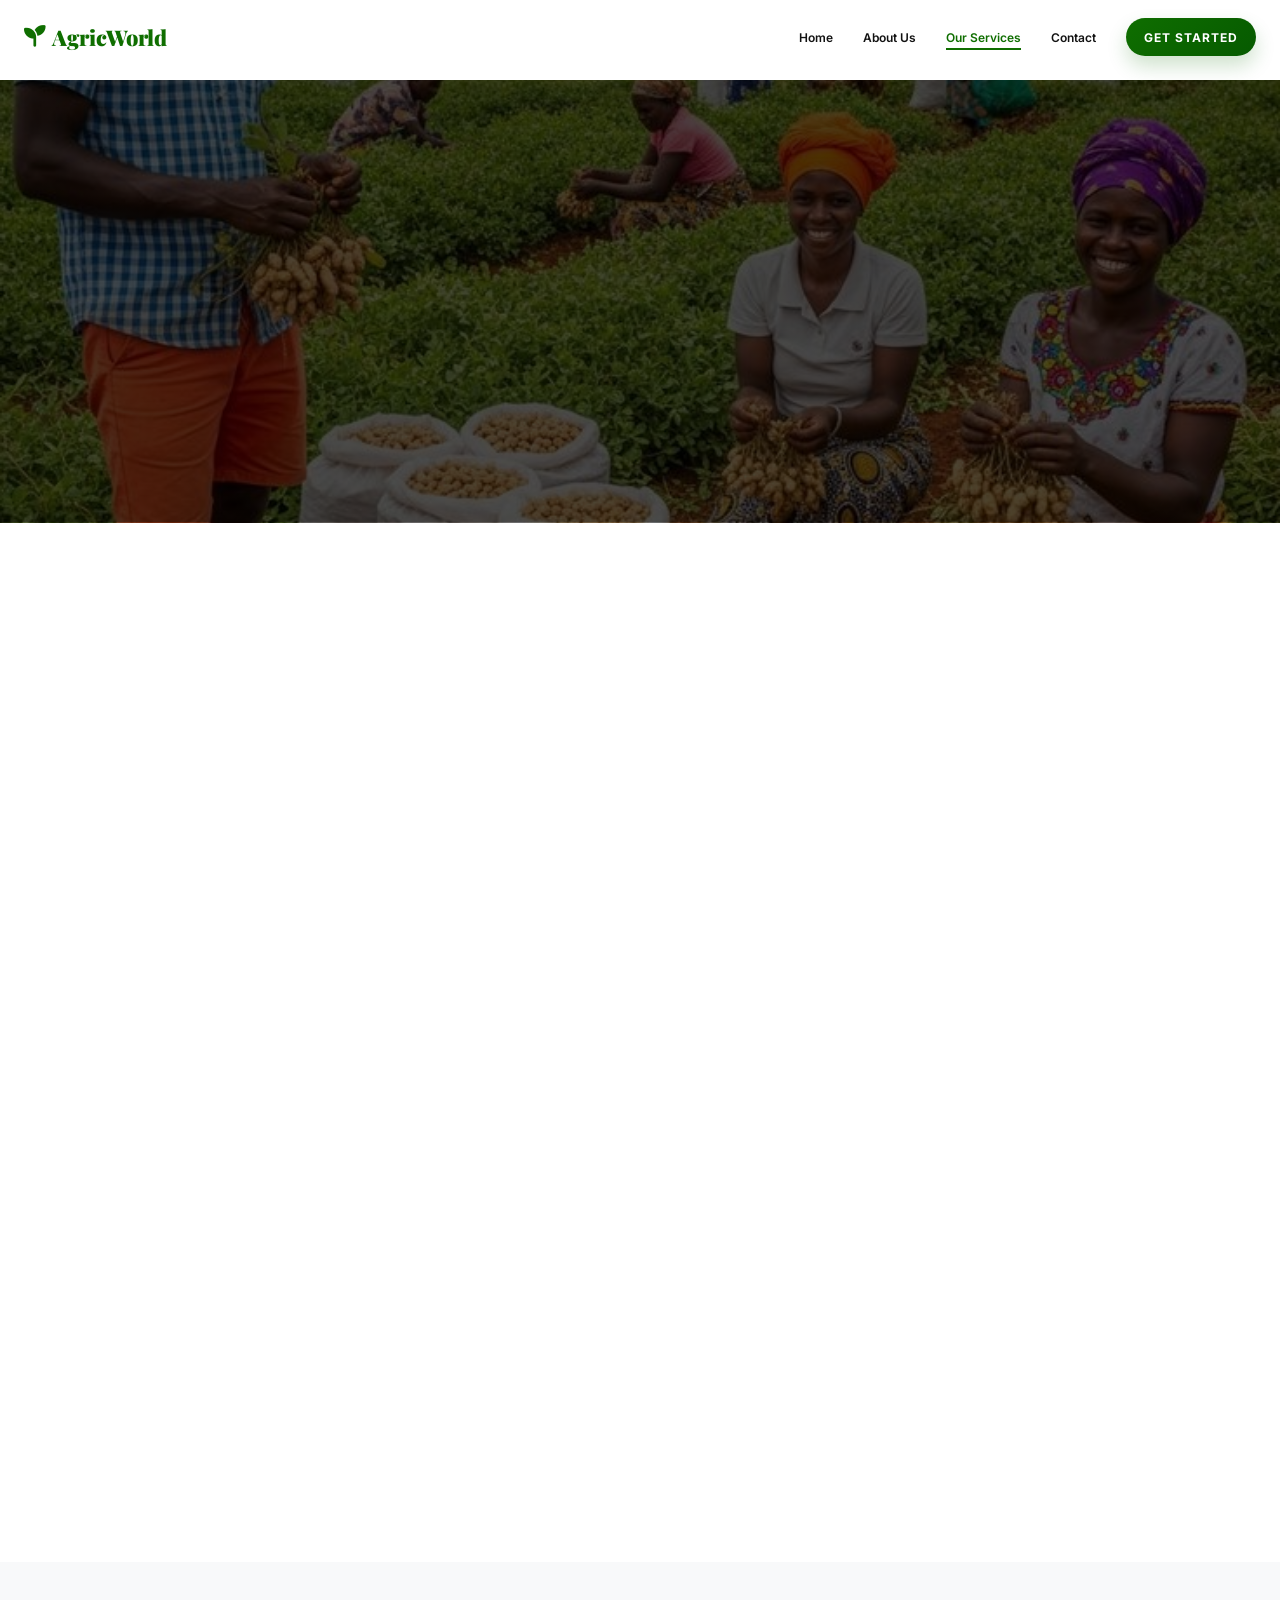
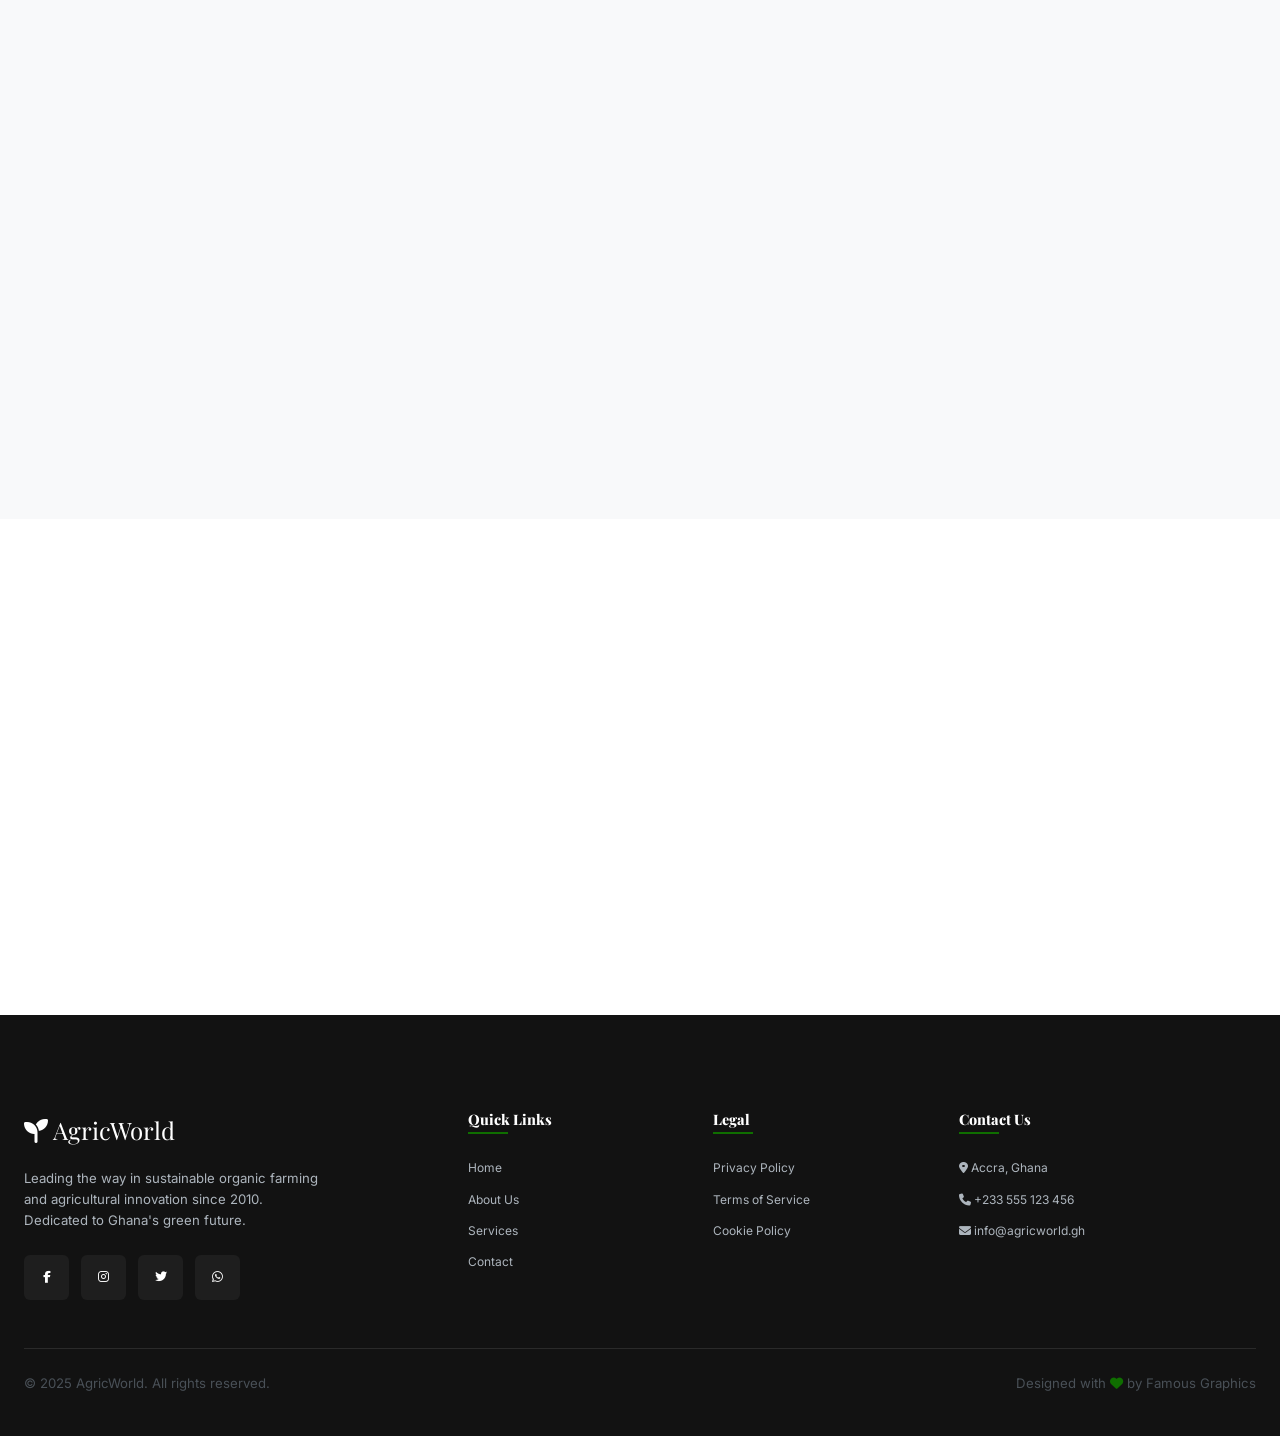
<file: services.html>
<!DOCTYPE html>
<html lang="en">
<head>
    <meta charset="UTF-8">
    <meta name="viewport" content="width=device-width, initial-scale=1.0">
    <title>Our Services | AgricWorld - Specialized Agriculture Solutions</title>
     <link rel="icon" type="image/svg+xml" href="images/seedling-svgrepo-com.svg">
    <!-- CSS Links -->
    <link rel="stylesheet" href="css/globals.css">
    <link rel="stylesheet" href="css/components.css">
    <link rel="stylesheet" href="css/nav.css">
    <link rel="stylesheet" href="css/animations.css">
    <link rel="stylesheet" href="css/services.css">
    <!-- Font Awesome for Icons -->
    <link rel="stylesheet" href="https://cdnjs.cloudflare.com/ajax/libs/font-awesome/6.4.0/css/all.min.css">
</head>
<body>
    
    <!-- Navigation -->
    <nav id="navbar">
        <div class="container">
            <a href="index.html" class="brand">
                <i class="fas fa-seedling"></i> AgricWorld
            </a>
            <ul class="nav-links">
                <li><a href="index.html" class="nav-link">Home</a></li>
                <li><a href="about.html" class="nav-link">About Us</a></li>
                <li><a href="services.html" class="nav-link active">Our Services</a></li>
                <li><a href="contact.html" class="nav-link">Contact</a></li>
                <li><a href="contact.html" class="btn btn-primary nav-cta">Get Started</a></li>
            </ul>
            <div class="menu-btn" onclick="toggleSidebar()">
                <i class="fas fa-bars"></i>
            </div>
        </div>
    </nav>

    <!-- Sidebar for Mobile -->
    <div class="sidebar" id="sidebar">
        <div class="close-sidebar" onclick="toggleSidebar()">
            <i class="fas fa-times"></i>
        </div>
        <a href="index.html" class="nav-link">Home</a>
        <a href="about.html" class="nav-link">About Us</a>
        <a href="services.html" class="nav-link active">Our Services</a>
        <a href="contact.html" class="nav-link">Contact</a>
        <a href="contact.html" class="btn btn-primary">Get Started</a>
    </div>

    <!-- Page Header -->
    <header class="section-padding services-header">
        <div class="container">
            <div class="reveal">
                <span class="badge bg-primary text-white border-none">Specialized Solutions</span>
                <h1>Empowering Farmers with <br><span>Premium</span> Services</h1>
                <p>We offer a wide range of specialized services designed to help you succeed in modern, sustainable agriculture.</p>
            </div>
        </div>
    </header>

    <!-- Detailed Services Grid -->
    <section class="section-padding">
        <div class="container">
            <div class="grid stagger-children services-grid">
                
                <div class="premium-card">
                    <div class="icon-box"><i class="fas fa-seedling"></i></div>
                    <h3>Organic Crop Production</h3>
                    <p>We specialize in the production of 100% organic cereals, grains, and vegetables. Our methods focus on natural pest control and nutrient-rich soil management.</p>
                    <ul class="feature-list">
                        <li class="feature-item"><i class="fas fa-check-circle"></i> Heritage Seed Selection</li>
                        <li class="feature-item"><i class="fas fa-check-circle"></i> Zero Chemical Pesticides</li>
                        <li class="feature-item"><i class="fas fa-check-circle"></i> Nutrient Density Focus</li>
                    </ul>
                </div>

                <div class="premium-card">
                    <div class="icon-box"><i class="fas fa-chalkboard-teacher"></i></div>
                    <h3>Agricultural Consulting</h3>
                    <p>Our experts provide data-driven consulting for farm planning, investment analysis, and operational optimization for both small and large-scale operations.</p>
                    <ul class="feature-list">
                        <li class="feature-item"><i class="fas fa-check-circle"></i> Farm Design & Planning</li>
                        <li class="feature-item"><i class="fas fa-check-circle"></i> Financial Feasibility</li>
                        <li class="feature-item"><i class="fas fa-check-circle"></i> Risk Management</li>
                    </ul>
                </div>

                <div class="premium-card">
                    <div class="icon-box"><i class="fas fa-tint"></i></div>
                    <h3>Modern Irrigation Systems</h3>
                    <p>Implementation of smart irrigation solutions including drip, sprinkler, and solar-powered pumping systems to ensure efficient water usage.</p>
                    <ul class="feature-list">
                        <li class="feature-item"><i class="fas fa-check-circle"></i> Solar Pump Installation</li>
                        <li class="feature-item"><i class="fas fa-check-circle"></i> Smart Sensors & Automation</li>
                        <li class="feature-item"><i class="fas fa-check-circle"></i> Water Conservation Audits</li>
                    </ul>
                </div>

                <div class="premium-card">
                    <div class="icon-box"><i class="fas fa-vial"></i></div>
                    <h3>Soil Enhancement</h3>
                    <p>Comprehensive soil testing and natural fertilization strategies to restore depleted lands and maintain peak productivity.</p>
                    <ul class="feature-list">
                        <li class="feature-item"><i class="fas fa-check-circle"></i> Lab-Grade Soil Testing</li>
                        <li class="feature-item"><i class="fas fa-check-circle"></i> Organic Compost Systems</li>
                        <li class="feature-item"><i class="fas fa-check-circle"></i> Cover Crop Strategies</li>
                    </ul>
                </div>

                <div class="premium-card">
                    <div class="icon-box"><i class="fas fa-graduation-cap"></i></div>
                    <h3>Farmer Training</h3>
                    <p>Empowering the next generation of farmers through workshops and hands-on training in sustainable agricultural practices.</p>
                    <ul class="feature-list">
                        <li class="feature-item"><i class="fas fa-check-circle"></i> Sustainable Tech Workshops</li>
                        <li class="feature-item"><i class="fas fa-check-circle"></i> Business Management</li>
                        <li class="feature-item"><i class="fas fa-check-circle"></i> Certification Guidance</li>
                    </ul>
                </div>

                <div class="premium-card">
                    <div class="icon-box"><i class="fas fa-truck"></i></div>
                    <h3>Supply Chain Solutions</h3>
                    <p>End-to-end logistics and storage solutions to ensure fresh produce reaches the market efficiently and with minimal waste.</p>
                    <ul class="feature-list">
                        <li class="feature-item"><i class="fas fa-check-circle"></i> Cold Chain Storage</li>
                        <li class="feature-item"><i class="fas fa-check-circle"></i> Distribution Logistics</li>
                        <li class="feature-item"><i class="fas fa-check-circle"></i> Market Access Support</li>
                    </ul>
                </div>

            </div>
        </div>
    </section>

    <!-- FAQ Section -->
    <section class="section-padding faq-section">
        <div class="container">
            <div class="text-center mb-3 reveal">
                <span class="badge">Common Questions</span>
                <h2>Frequently Asked Questions</h2>
            </div>
            <div class="reveal faq-container">
                <div class="accordion-item">
                    <div class="accordion-header" onclick="this.parentElement.classList.toggle('active')">
                        How do I start a consultation with AgricWorld?
                        <i class="fas fa-chevron-down accordion-icon"></i>
                    </div>
                    <div class="accordion-content">
                        <p>Starting a consultation is easy! Simply fill out the contact form on our contact page, or call our Accra office directly. Our experts will schedule an initial assessment of your needs within 48 hours.</p>
                    </div>
                </div>
                <div class="accordion-item">
                    <div class="accordion-header" onclick="this.parentElement.classList.toggle('active')">
                        Are your irrigation systems suitable for small-scale farms?
                        <i class="fas fa-chevron-down accordion-icon"></i>
                    </div>
                    <div class="accordion-content">
                        <p>Absolutely. We design irrigation solutions for farms of all sizes. For small-scale operations, we often recommend our affordable solar-powered drip irrigation kits that maximize water efficiency at a low entry cost.</p>
                    </div>
                </div>
                <div class="accordion-item">
                    <div class="accordion-header" onclick="this.parentElement.classList.toggle('active')">
                        Do you provide organic certification support?
                        <i class="fas fa-chevron-down accordion-icon"></i>
                    </div>
                    <div class="accordion-content">
                        <p>Yes, we guide our partners through the entire process of obtaining local and international organic certifications. We help with documentation, soil auditing, and ensuring your practices meet the required standards.</p>
                    </div>
                </div>
            </div>
        </div>
    </section>

    <!-- CTA Section -->
    <section class="section-padding reveal">
        <div class="container text-center glass-card cta-card">
            <h2 class="text-gradient">Start Your Agricultural Transformation</h2>
            <p>Join the green revolution today and discover how AgricWorld can help your farm reach its full potential sustainably.</p>
            <a href="contact.html" class="btn btn-primary">Contact Our Experts Today</a>
        </div>
    </section>

    <!-- Premium Footer -->
    <footer class="premium-footer">
        <div class="container">
            <div class="footer-grid">
                <div>
                    <a href="index.html" class="footer-brand"><i class="fas fa-seedling"></i> AgricWorld</a>
                    <p class="footer-text">Leading the way in sustainable organic farming and agricultural innovation since 2010. Dedicated to Ghana's green future.</p>
                    <div class="social-links mt-2">
                        <a href="#" class="social-link"><i class="fab fa-facebook-f"></i></a>
                        <a href="#" class="social-link"><i class="fab fa-instagram"></i></a>
                        <a href="#" class="social-link"><i class="fab fa-twitter"></i></a>
                        <a href="#" class="social-link"><i class="fab fa-whatsapp"></i></a>
                    </div>
                </div>
                <div>
                    <h4 class="footer-heading">Quick Links</h4>
                    <ul class="footer-links">
                        <li><a href="index.html" class="footer-link">Home</a></li>
                        <li><a href="about.html" class="footer-link">About Us</a></li>
                        <li><a href="services.html" class="footer-link">Services</a></li>
                        <li><a href="contact.html" class="footer-link">Contact</a></li>
                    </ul>
                </div>
                <div>
                    <h4 class="footer-heading">Legal</h4>
                    <ul class="footer-links">
                        <li><a href="#" class="footer-link">Privacy Policy</a></li>
                        <li><a href="#" class="footer-link">Terms of Service</a></li>
                        <li><a href="#" class="footer-link">Cookie Policy</a></li>
                    </ul>
                </div>
                <div>
                    <h4 class="footer-heading">Contact Us</h4>
                    <ul class="footer-links">
                        <li class="footer-link"><i class="fas fa-map-marker-alt"></i> Accra, Ghana</li>
                        <li class="footer-link"><i class="fas fa-phone"></i> +233 555 123 456</li>
                        <li class="footer-link"><i class="fas fa-envelope"></i> info@agricworld.gh</li>
                    </ul>
                </div>
            </div>
            <div class="footer-bottom">
                <p>&copy; 2025 AgricWorld. All rights reserved.</p>
                <p>Designed with <i class="fas fa-heart text-primary"></i> by Famous Graphics</p>
            </div>
        </div>
    </footer>

    <!-- Scripts -->
    <script src="js/script.js"></script>
</body>
</html>
</file>
<file: css/globals.css>
/* ===== PREMIUM DESIGN SYSTEM ===== */

@import url('https://fonts.googleapis.com/css2?family=Inter:wght@300;400;500;600;700;800;900&family=Playfair+Display:ital,wght@0,700;0,800;0,900;1,700&display=swap');

:root {
    /* Color Palette */
    --primary: #0f6e00;
    --primary-dark: #065a00;
    --primary-light: #1a8a00;
    --primary-soft: rgba(15, 110, 0, 0.1);
    
    --secondary: #ffc400;
    --secondary-dark: #cc9d00;
    --secondary-soft: rgba(255, 196, 0, 0.1);
    
    --accent: #2e7d32;
    --dark: #121212;
    --dark-soft: #1e1e1e;
    --light: #ffffff;
    --gray-100: #f8f9fa;
    --gray-200: #e9ecef;
    --gray-300: #dee2e6;
    --gray-400: #ced4da;
    --gray-500: #adb5bd;
    --gray-600: #6c757d;
    --gray-700: #495057;
    
    /* Functional Colors */
    --success: #28a745;
    --error: #dc3545;
    --warning: #ffc107;
    --info: #17a2b8;
    
    /* Typography */
    --font-main: 'Inter', sans-serif;
    --font-heading: 'Playfair Display', serif;
    
    /* Spacing */
    --space-xs: 0.5rem;
    --space-sm: 1rem;
    --space-md: 2rem;
    --space-lg: 4rem;
    --space-xl: 8rem;
    
    /* Effects */
    --shadow-sm: 0 2px 4px rgba(0,0,0,0.05);
    --shadow-md: 0 10px 30px rgba(0,0,0,0.08);
    --shadow-lg: 0 20px 50px rgba(15, 110, 0, 0.12);
    --radius-sm: 0.5rem;
    --radius-md: 1rem;
    --radius-lg: 2rem;
    --radius-full: 9999px;
    
    --transition-fast: 0.2s cubic-bezier(0.4, 0, 0.2, 1);
    --transition-base: 0.4s cubic-bezier(0.4, 0, 0.2, 1);
    --transition-slow: 0.8s cubic-bezier(0.4, 0, 0.2, 1);
}

/* ===== RESET & BASE ===== */
* {
    margin: 0;
    padding: 0;
    box-sizing: border-box;
    list-style: none;
    text-decoration: none;
}

html {
    font-size: 16px;
    /* scroll-behavior: smooth; */
    overflow-x: hidden;
}

body {
    font-family: var(--font-main);
    background-color: var(--light);
    color: var(--dark);
    line-height: 1.6;
    -webkit-font-smoothing: antialiased;
    overflow-x: hidden;
}

/* ===== TYPOGRAPHY ===== */
h1, h2, h3, h4, h5, h6 {
    font-family: var(--font-heading);
    color: var(--dark);
    font-weight: 800;
    line-height: 1.2;
}

h1 { font-size: clamp(3rem, 8vw, 5rem); margin-bottom: 2rem; }
h2 { font-size: clamp(2.5rem, 5vw, 3.5rem); margin-bottom: 1.5rem; }
h3 { font-size: clamp(1.8rem, 3vw, 2.5rem); margin-bottom: 1rem; }
h4 { font-size: 1.5rem; }

p {
    font-size: 1.1rem;
    color: var(--gray-700);
    margin-bottom: 1.5rem;
}

.text-gradient {
    background: linear-gradient(135deg, var(--primary) 0%, var(--primary-dark) 100%);
    -webkit-background-clip: text;
    -webkit-text-fill-color: transparent;
    display: inline-block;
}

/* ===== UTILITIES ===== */
.container {
    max-width: 1300px;
    margin: 0 auto;
    padding: 0 2rem;
    height: auto;
}

.section-padding {
    padding: var(--space-xl) 0;
}

@media (max-width: 768px) {
    .section-padding {
        padding: var(--space-lg) 0;
    }
}

.flex { display: flex; }
.flex-column { flex-direction: column; }
.align-center { align-items: center; }
.justify-center { justify-content: center; }
.column { flex-direction: column; }
.gap-1 { gap: 1rem; }
.gap-2 { gap: 2rem; }
.gap-3 { gap: 3rem; }

.text-center { text-align: center; }
.text-white { color: white !important; }
.text-primary { color: var(--primary) !important; }
.text-secondary { color: var(--secondary) !important; }
.text-gray-200 { color: var(--gray-200) !important; }
.fw-700 { font-weight: 700; }

.bg-gray-100 { background: var(--gray-100); }
.bg-primary { background: var(--primary) !important; }

.mx-auto { margin-left: auto; margin-right: auto; }
.w-100 { width: 100%; }

.grid { display: grid; }
.grid-cols-2 { grid-template-columns: 1fr 1fr; }
.grid-cols-3 { grid-template-columns: repeat(auto-fit, minmax(300px, 1fr)); }
.grid-cols-4 { grid-template-columns: repeat(auto-fit, minmax(200px, 1fr)); }
.grid-cols-custom { grid-template-columns: repeat(auto-fit, minmax(350px, 1fr)); }

.max-w-600 { max-width: 600px; }
.max-w-700 { max-width: 700px; }
.max-w-800 { max-width: 800px; }

/* Margin Utilities */
.mt-1 { margin-top: 1rem; }
.mt-2 { margin-top: 2rem; }
.mt-3 { margin-top: 3rem; }
.mb-1 { margin-bottom: 1rem; }
.mb-2 { margin-bottom: 2rem; }
.mb-3 { margin-bottom: 3rem; }

/* Padding Utilities */
.pt-1 { padding-top: 1rem; }
.pt-2 { padding-top: 2rem; }
.pt-3 { padding-top: 3rem; }
.pb-1 { padding-bottom: 1rem; }
.pb-2 { padding-bottom: 2rem; }
.pb-3 { padding-bottom: 3rem; }

/* ===== BUTTONS ===== */
.btn {
    display: inline-flex;
    align-items: center;
    justify-content: center;
    padding: 1.2rem 2.8rem;
    font-size: 1rem;
    font-weight: 700;
    text-transform: uppercase;
    letter-spacing: 1px;
    border-radius: var(--radius-full);
    transition: var(--transition-base);
    cursor: pointer;
    border: none;
    gap: 0.8rem;
}

.btn-primary {
    background: linear-gradient(135deg, var(--primary) 0%, var(--primary-dark) 100%);
    color: var(--light);
    box-shadow: 0 10px 20px rgba(15, 110, 0, 0.2);
}

.btn-primary:hover {
    transform: translateY(-5px);
    box-shadow: 0 15px 30px rgba(15, 110, 0, 0.3);
}

.btn-outline {
    background: transparent;
    color: var(--primary);
    border: 2px solid var(--primary);
}

.btn-outline:hover {
    background: var(--primary);
    color: var(--light);
}

/* ===== SCROLLBAR ===== */
/* ::-webkit-scrollbar {
    width: 8px;
    z-index: 999;
} */

/* ::-webkit-scrollbar-track {
    background: var(--gray-100);
}

::-webkit-scrollbar-thumb {
    background: var(--primary);
    border-radius: 10px;
}

::-webkit-scrollbar-thumb:hover {
    background: var(--primary-dark);
}  */

/* ===== SELECTION ===== */
::selection {
    background-color: var(--primary);
    color: var(--light);
}
</file>
<file: css/components.css>
/* ===== PREMIUM COMPONENTS ===== */

/* Glass Card */
.glass-card {
    background: rgba(255, 255, 255, 0.7);
    backdrop-filter: blur(10px);
    -webkit-backdrop-filter: blur(10px);
    border: 1px solid rgba(255, 255, 255, 0.3);
    border-radius: var(--radius-md);
    padding: var(--space-md);
    transition: var(--transition-base);
}

.glass-card:hover {
    background: rgba(255, 255, 255, 0.9);
    transform: translateY(-5px);
    box-shadow: var(--shadow-md);
}

/* Premium Card */
.premium-card {
    background: var(--light);
    border-radius: var(--radius-md);
    padding: var(--space-md);
    box-shadow: var(--shadow-sm);
    transition: var(--transition-base);
    position: relative;
    overflow: hidden;
    border: 1px solid var(--gray-200);
}

.premium-card::after {
    content: '';
    position: absolute;
    bottom: 0;
    left: 0;
    width: 0;
    height: 4px;
    background: var(--primary);
    transition: var(--transition-base);
}

.premium-card:hover {
    transform: translateY(-10px);
    box-shadow: var(--shadow-lg);
    border-color: var(--primary-soft);
}

.premium-card:hover::after {
    width: 100%;
}

/* Icon Box */
.icon-box {
    width: 80px;
    height: 80px;
    background: var(--primary-soft);
    border-radius: var(--radius-md);
    display: flex;
    align-items: center;
    justify-content: center;
    margin-bottom: 1.5rem;
    color: var(--primary);
    font-size: 2rem;
    transition: var(--transition-base);
}

.premium-card:hover .icon-box {
    background: var(--primary);
    color: var(--light);
    transform: rotateY(360deg);
}

/* Stats Item */
.stat-card {
    text-align: center;
    padding: var(--space-md);
}

.stat-number {
    font-size: 4rem;
    font-weight: 900;
    font-family: var(--font-heading);
    color: var(--primary);
    display: block;
    margin-bottom: 0.5rem;
}

.stat-label {
    font-weight: 600;
    color: var(--gray-600);
    text-transform: uppercase;
    letter-spacing: 2px;
}

/* Premium Form */
.premium-form {
    display: flex;
    flex-direction: column;
    gap: 1.5rem;
}

.form-group {
    display: flex;
    flex-direction: column;
    gap: 0.5rem;
}

.form-label {
    font-weight: 700;
    font-size: 0.9rem;
    color: var(--dark);
    text-transform: uppercase;
    letter-spacing: 1px;
}

.form-input {
    padding: 1rem 1.5rem;
    border: 2px solid var(--gray-200);
    border-radius: var(--radius-sm);
    font-family: var(--font-main);
    font-size: 1rem;
    transition: var(--transition-fast);
    background: var(--gray-100);
}

.form-input:focus {
    outline: none;
    border-color: var(--primary);
    background: var(--light);
    box-shadow: 0 0 0 4px var(--primary-soft);
}

/* Feature List */
.feature-list {
    display: flex;
    flex-direction: column;
    gap: 1rem;
    margin: 1.5rem 0;
}

.feature-item {
    display: flex;
    align-items: center;
    gap: 1rem;
    font-weight: 500;
    color: var(--gray-700);
}

.feature-item i {
    color: var(--primary);
}

/* Testimonial */
.testimonial-card {
    padding: var(--space-md);
    background: var(--light);
    border-radius: var(--radius-md);
    box-shadow: var(--shadow-md);
    position: relative;
}

.testimonial-card::before {
    content: '“';
    position: absolute;
    top: -20px;
    left: 20px;
    font-size: 8rem;
    font-family: var(--font-heading);
    color: var(--primary-soft);
    line-height: 1;
}

.testimonial-text {
    font-style: italic;
    font-size: 1.1rem;
    margin-bottom: 1.5rem;
    position: relative;
    z-index: 1;
}

.author-info {
    display: flex;
    align-items: center;
    gap: 1rem;
}

.author-img {
    width: 60px;
    height: 60px;
    border-radius: var(--radius-full);
    object-fit: cover;
    border: 3px solid var(--primary-soft);
}

.author-name {
    font-weight: 800;
    color: var(--dark);
}

.author-title {
    font-size: 0.85rem;
    color: var(--gray-600);
    margin-top: -1.5rem;
}

.img-cover {
    width: 100%;
    height: 250px;
    object-fit: cover;
    border-radius: var(--radius-sm);
    margin-bottom: 1.5rem;
}

/* Badge */
.badge {
    display: inline-block;
    padding: 0.5rem 1.2rem;
    background: var(--primary-soft);
    color: var(--primary);
    border-radius: var(--radius-full);
    font-weight: 700;
    font-size: 0.85rem;
    text-transform: uppercase;
    letter-spacing: 1px;
    margin-bottom: 1rem;
}

/* Footer Components */
.premium-footer .fa-heart {
    color: var(--primary);
}

/* Floating Animation */

@keyframes float {
    0%, 100% { transform: translateY(0); }
    50% { transform: translateY(-20px); }
}

.floating {
    animation: float 6s ease-in-out infinite;
}

/* RESPONSIVE */
@media (max-width: 768px) {
    .premium-card {
        padding: 1.5rem;
    }
    
    .stat-number {
        font-size: 3rem;
    }
}
</file>
<file: css/nav.css>
/* ===== PREMIUM NAVIGATION ===== */

nav {
    position: fixed;
    top: 0;
    left: 0;
    width: 100%;
    z-index: 1000;
    padding: 1.5rem 0;
    transition: var(--transition-base);
    background-color: white;
}
html{
    font-size: 80%;
}
nav.scrolled {
    background-color: rgba(255, 255, 255, 0.099);
    backdrop-filter: blur(10px);
    padding: 1rem 0;
    box-shadow: var(--shadow-md);
    
}

nav .container {
    display: flex;
    justify-content: space-between;
    align-items: center;
}

.brand {
    font-family: var(--font-heading);
    font-size: 1.8rem;
    font-weight: 900;
    color: var(--primary);
    display: flex;
    align-items: center;
    gap: 0.5rem;
}

.brand img {
    height: 40px;
}

.nav-links {
    display: flex;
    gap: 2.5rem;
    align-items: center;
}

.nav-link {
    font-weight: 600;
    color: var(--dark);
    font-size: 1rem;
    transition: var(--transition-fast);
    position: relative;
}

.nav-link::after {
    content: '';
    position: absolute;
    bottom: -5px;
    left: 0;
    width: 0;
    height: 2px;
    background: var(--primary);
    transition: var(--transition-fast);
}

.nav-link:hover {
    color: var(--primary);
}

.nav-link:hover::after {
    width: 100%;
}

.nav-link.active {
    color: var(--primary);
}

.nav-link.active::after {
    width: 100%;
}

.btn-nav {
    padding: 0.8rem 1.5rem !important;
}

/* Sidebar / Mobile Menu */
.menu-btn {
    display: none;
    font-size: 1.5rem;
    cursor: pointer;
    color: var(--dark);
}

.sidebar {
    position: fixed;
    top: 0;
    right: -100%;
    width: 300px;
    height: 50vh;
    background: var(--light);
    z-index: 2000;
    padding: 4rem 2rem;
    display: flex;
    flex-direction: column;
    gap: 2rem;
    box-shadow: -10px 0 30px rgba(0,0,0,0.1);
    transition: var(--transition-base);
    border-bottom-left-radius: var(--radius-lg);
}

.sidebar.open {
    right: 0;
}

.sidebar-overlay {
    position: fixed;
    top: 0;
    left: 0;
    width: 100%;
    height: 100%;
    background: rgba(0, 0, 0, 0.5);
    backdrop-filter: blur(4px);
    z-index: 1999;
    opacity: 0;
    visibility: hidden;
    transition: var(--transition-base);
}

.sidebar-overlay.active {
    opacity: 1;
    visibility: visible;
}

.close-sidebar {
    position: absolute;
    top: 2rem;
    right: 2rem;
    font-size: 2rem;
    cursor: pointer;
    color: var(--gray-500);
}

@media (max-width: 992px) {
    .nav-links {
        display: none;
    }
    
    .menu-btn {
        display: block;
    }
}

/* Footer Styling */
.premium-footer {
    background: var(--dark);
    color: var(--light);
    padding: var(--space-xl) 0 var(--space-md);
}

.footer-grid {
    display: grid;
    grid-template-columns: 2fr 1fr 1fr 1.5fr;
    gap: 4rem;
    margin-bottom: 4rem;
}

.footer-brand {
    font-family: var(--font-heading);
    font-size: 2rem;
    color: var(--light);
    margin-bottom: 1.5rem;
    display: block;
}

.footer-text {
    color: var(--gray-500);
    max-width: 300px;
}

.footer-heading {
    color: var(--light);
    font-size: 1.2rem;
    margin-bottom: 2rem;
    position: relative;
    padding-bottom: 0.5rem;
}

.footer-heading::after {
    content: '';
    position: absolute;
    bottom: 0;
    left: 0;
    width: 40px;
    height: 2px;
    background: var(--primary);
}

.footer-links {
    display: flex;
    flex-direction: column;
    gap: 1rem;
}

.footer-link {
    color: var(--gray-500);
    transition: var(--transition-fast);
}

.footer-link:hover {
    color: var(--primary);
    transform: translateX(10px);
}

.social-links {
    display: flex;
    gap: 1rem;
}

.social-link {
    width: 45px;
    height: 45px;
    background: var(--dark-soft);
    border-radius: var(--radius-sm);
    display: flex;
    align-items: center;
    justify-content: center;
    color: var(--light);
    transition: var(--transition-base);
}

.social-link:hover {
    background: var(--primary);
    transform: translateY(-5px);
}

.footer-bottom {
    padding-top: 2rem;
    border-top: 1px solid rgba(255,255,255,0.1);
    display: flex;
    justify-content: space-between;
    align-items: center;
    color: var(--gray-600);
    font-size: 0.9rem;
}

@media (max-width: 768px) {
    .footer-grid {
        grid-template-columns: 1fr;
        gap: 2.5rem;
    }
    
    .footer-bottom {
        flex-direction: column;
        gap: 1rem;
        text-align: center;
    }
}

@media (min-width: 76.9rem) and (max-width: 102.4rem) {
  html { font-size: 75%; }
}

@media (min-width: 64.1rem) and (max-width: 76.8rem) {
  html { font-size: 61%; }
}

@media (max-width: 64rem) {
    html { font-size: 61%; }
}

@media (max-width: 48rem) {
    html { font-size: 61%; }
}

@media (max-width: 30rem) {
    html { font-size: 50%; }
}

@media (max-width: 22.5rem) {
    html { font-size: 25%; }
}
</file>
<file: css/animations.css>
/* ===== PREMIUM ANIMATIONS SYSTEM ===== */

/* Base Reveal Class */
.reveal {
    opacity: 0;
    transition: all 1s cubic-bezier(0.22, 1, 0.36, 1);
}

.reveal.animate {
    opacity: 1;
    transform: translate(0, 0) !important;
}

/* Reveal Variations */
.reveal-up { transform: translateY(50px); }
.reveal-down { transform: translateY(-50px); }
.reveal-left { transform: translateX(-50px); }
.reveal-right { transform: translateX(50px); }

/* Staggered Children Logic */
.stagger-children > * {
    opacity: 0;
    transform: translateY(30px);
    transition: all 0.8s cubic-bezier(0.22, 1, 0.36, 1);
}

.stagger-children.animate > * {
    opacity: 1;
    transform: translateY(0);
}

/* Generate 10 child delays */
.stagger-children.animate > *:nth-child(1) { transition-delay: 0.1s; }
.stagger-children.animate > *:nth-child(2) { transition-delay: 0.2s; }
.stagger-children.animate > *:nth-child(3) { transition-delay: 0.3s; }
.stagger-children.animate > *:nth-child(4) { transition-delay: 0.4s; }
.stagger-children.animate > *:nth-child(5) { transition-delay: 0.5s; }
.stagger-children.animate > *:nth-child(6) { transition-delay: 0.6s; }
.stagger-children.animate > *:nth-child(7) { transition-delay: 0.7s; }
.stagger-children.animate > *:nth-child(8) { transition-delay: 0.8s; }

/* Floating Animation */
@keyframes float {
    0%, 100% { transform: translateY(0); }
    50% { transform: translateY(-15px); }
}

.floating {
    animation: float 4s ease-in-out infinite;
}

/* Pulsing Glow */
@keyframes pulseGlow {
    0%, 100% { box-shadow: 0 0 10px rgba(15, 110, 0, 0.2); }
    50% { box-shadow: 0 0 25px rgba(15, 110, 0, 0.5); }
}

.pulse-glow {
    animation: pulseGlow 3s infinite ease-in-out;
}

/* Text Shimmer */
@keyframes shimmer {
    0% { background-position: -200% center; }
    100% { background-position: 200% center; }
}

.shimmer-text {
    background: linear-gradient(90deg, var(--primary), var(--secondary), var(--primary));
    background-size: 200% auto;
    -webkit-background-clip: text;
    -webkit-text-fill-color: transparent;
    animation: shimmer 4s linear infinite;
}
</file>
<file: css/style.css>
/* ===== HOME PAGE PREMIUM STYLES ===== */

/* Hero Section */
.hero-section {
    height: 100vh;
    display: flex;
    align-items: center;
    position: relative;
    overflow: hidden;
    background: #000;
    color: var(--light);
    padding: 3rem;
}

.hero-section::before {
    content: '';
    position: absolute;
    inset: 0;
    background: url('../images/img_5254.jpg');
    background-size: cover;
    background-position: center;
    opacity: 0.6;
    animation: heroZoom 20s infinite alternate ease-in-out;
   
}

@keyframes heroZoom {
    from { transform: scale(1); }
    to { transform: scale(1.1); }
}

.hero-bg-overlay {
    position: absolute;
    inset: 0;
    background: linear-gradient(to right, rgba(0,0,0,0.8) 0%, rgba(0,0,0,0.2) 100%);
    z-index: 1;
}

.hero-content {
    position: relative;
    z-index: 2;
    max-width: 800px;
}

.hero-content h1 {
    color: var(--light);
    margin-bottom: 2rem;
}

.hero-content p {
    color: var(--gray-300);
    font-size: 1.25rem;
    margin-bottom: 3rem;
}

/* Stats Section */
.stat-card {
    background: var(--light);
    border-radius: var(--radius-md);
    padding: var(--space-md);
    text-align: center;
    box-shadow: var(--shadow-sm);
    transition: var(--transition-base);
    border: 1px solid var(--gray-200);
}

.stat-card:hover {
    transform: translateY(-5px);
    box-shadow: var(--shadow-md);
    border-color: var(--primary-soft);
}

/* Cards Hover Adjustments */
.premium-card img {
    transition: var(--transition-slow);
}

.premium-card:hover img {
    transform: scale(1.05);
}

/* Responsive Index */
@media (max-width: 992px) {
    .hero-content {
        text-align: center;
        margin: 0 auto;
    }
    
    .hero-btns {
        justify-content: center;
    }
}

@media (max-width: 576px) {
    .hero-section {
        height: auto;
        padding: 150px 0 100px;
    }
}
</file>
<file: css/about.css>
/* ===== ABOUT PAGE STYLES ===== */

.about-header {
    background: linear-gradient(rgba(0,0,0,0.6), rgba(0,0,0,0.6)), url('../images/img_5240.jpg');
    background-size: cover;
    background-position: center;
    color: white;
    text-align: center;
    margin-top: 80px;
}

.about-stats-section {
    background: linear-gradient(rgba(15, 110, 0, 0.9), rgba(6, 90, 0, 0.9)), url('../images/img_5242.jpg');
    background-size: cover;
    background-position: center;
    background-attachment: fixed;
    color: white;
}

.about-stats-section .stat-number {
    font-size: 3.5rem;
}

.about-stats-section .stat-label {
    opacity: 0.9;
}

.about-stat-card {
    padding: 0;
    text-align: left;
    border-left: 3px solid var(--primary);
    padding-left: 1.5rem;
}

.about-stat-number {
    font-size: 2.8rem;
    line-height: 1;
}

.about-stat-label {
    font-size: 0.85rem;
    letter-spacing: 1px;
}

.about-img {
    width: 100%;
    border-radius: var(--radius-lg);
    box-shadow: var(--shadow-lg);
}

.gallery-grid {
    display: grid;
    grid-template-columns: repeat(auto-fill, minmax(250px, 1fr));
    gap: 1rem;
}

.gallery-img {
    border-radius: var(--radius-sm);
    width: 100%;
    height: 250px;
    object-fit: cover;
    cursor: pointer;
}

.modal-caption {
    color: white;
    text-align: center;
    margin-top: 1rem;
    font-weight: 600;
}

/* Modal Styling (from original about.css) */
.modal {
    display: none;
    position: fixed;
    z-index: 2000;
    left: 0;
    top: 0;
    width: 100%;
    height: 100%;
    overflow: auto;
    background-color: rgba(0,0,0,0.9);
    backdrop-filter: blur(10px);
}

.modal-content {
    position: absolute;
    top: 50%;
    left: 50%;
    transform: translate(-50%, -50%);
    max-width: 90%;
    max-height: 80%;
    width: auto;
    height: auto;
    object-fit: contain;
    border-radius: var(--radius-sm);
    box-shadow: var(--shadow-lg);
}

.close-modal {
    position: absolute;
    top: 2rem;
    right: 2rem;
    color: white;
    font-size: 3rem;
    font-weight: bold;
    cursor: pointer;
    transition: var(--transition-fast);
}

.close-modal:hover {
    color: var(--secondary);
    transform: rotate(90deg);
}
</file>
<file: css/contact.css>
/* Contact Page Styles */

.contactHero {
    height: 50vh;
    background: linear-gradient(135deg, #0f6e00 0%, #065a00 100%);
    padding: 3rem;
    display: flex;
    flex-direction: column;
    justify-content: center;
    align-items: center;
    color: white;
}

.nav-cta {
    padding: 0.8rem 1.5rem;
}

.contact-hero {
    background: linear-gradient(rgba(0,0,0,0.6), rgba(0,0,0,0.6)), url('../images/img_5242.jpg');
    background-size: cover;
    background-position: center;
    color: white;
    text-align: center;
    margin-top: 80px;
}

.contact-badge {
    background: var(--primary);
    color: white;
    border: none;
}

.contact-hero h1,
.contact-hero h1 span,
.contact-hero p {
    color: white;
}

.contact-hero h1 span {
    color: var(--secondary);
}

.contact-hero p {
    max-width: 700px;
    margin: 0 auto;
    color: var(--gray-200);
}

.contact-info-panel .contact-methods {
    display: flex;
    flex-direction: column;
    gap: 2rem;
}

.contact-info-panel .icon-box {
    width: 50px;
    height: 50px;
    margin: 0;
    font-size: 1.2rem;
}

.contact-info-panel h4 {
    margin: 0;
    font-family: var(--font-main);
}

.contact-info-panel p {
    margin: 0;
}

.contact-social-links .social-link {
    background: var(--primary-soft);
    color: var(--primary);
}

.map-section {
    height: 400px;
    background: var(--gray-200);
    position: relative;
    overflow: hidden;
}

.map-section iframe {
    width: 100%;
    height: 100%;
    filter: grayscale(100%) contrast(1.2) opacity(0.8);
    transition: var(--transition-base);
}

.map-section iframe:hover {
    filter: grayscale(0%) contrast(1) opacity(1);
}

.contactHeader {
    text-align: center;
    animation: slideInUp 1s ease-out;
}
.grid{
    display: flex;
    flex-wrap: wrap;
    justify-content: space-between;
    align-items: flex-start;
    gap: 4rem;
}

.grid > div {
    flex: 1 1 450px;
}

.contact-form-card {
    padding: 3.5rem;
    border-radius: var(--radius-lg);
}

.form-grid {
    display: flex;
    flex-wrap: wrap;
    gap: 1.5rem;
    margin-bottom: 1.5rem;
}

.form-grid .form-group {
    flex: 1 1 250px;
}

@media (max-width: 768px) {
    .contact-form-card {
        padding: 2rem;
    }
}

.contactHeader h1 {
    font-size: 4rem;
    margin-bottom: 1rem;
}

.contactHeader p {
    font-size: 1.5rem;
    opacity: 0.9;
}

.contactSection {
    padding: 4rem 2rem;
    background-color: #f9f9f9;
}

.contactContainer {
    max-width: 1200px;
    margin: 0 auto;
    display: grid;
    grid-template-columns: 1fr 1fr;
    gap: 4rem;
    animation: fadeIn 1s ease-out 0.5s both;
}

/* Contact Info Section */
.contactInfo {
    background: white;
    padding: 2rem;
    border-radius: 1rem;
    box-shadow: 0 4px 6px rgba(0, 0, 0, 0.1);
}

.contactInfo h2 {
    font-size: 2rem;
    color: rgb(15, 110, 0);
    margin-bottom: 2rem;
}

.infoItem {
    margin-bottom: 2rem;
}

.infoItem h3 {
    color: rgb(15, 110, 0);
    font-size: 1.2rem;
    margin-bottom: 0.5rem;
}

.infoItem p {
    color: #666;
    font-size: 1.1rem;
    line-height: 1.6;
}

.socialLinks {
    display: flex;
    gap: 1rem;
    margin-top: 2rem;
}

.socialLinks a {
    display: inline-flex;
    width: 50px;
    height: 50px;
    border-radius: 50%;
    background-color: rgb(15, 110, 0);
    align-items: center;
    justify-content: center;
    transition: all 0.3s ease;
}

.socialLinks a:hover {
    background-color: rgb(0, 81, 0);
    transform: translateY(-5px);
}

.socialLinks img {
    width: 24px;
    height: 24px;
    filter: brightness(0) invert(1);
}

/* Contact Form Section */
.contactForm {
    background: white;
    padding: 2rem;
    border-radius: 1rem;
    box-shadow: 0 4px 6px rgba(0, 0, 0, 0.1);
}

.contactForm h2 {
    font-size: 2rem;
    color: rgb(15, 110, 0);
    margin-bottom: 1.5rem;
}

.formGroup {
    margin-bottom: 1.5rem;
}

.formGroup label {
    display: block;
    margin-bottom: 0.5rem;
    color: #333;
    font-weight: 600;
    font-size: 1rem;
}

.formGroup input,
.formGroup textarea {
    width: 100%;
    padding: 0.8rem;
    border: 2px solid #ddd;
    border-radius: 0.5rem;
    font-size: 1rem;
    font-family: inherit;
    transition: all 0.3s ease;
    background-color: #f5f5f5;
}

.formGroup input:focus,
.formGroup textarea:focus {
    outline: none;
    border-color: rgb(15, 110, 0);
    background-color: white;
    box-shadow: 0 0 8px rgba(15, 110, 0, 0.3);
}

.formGroup textarea {
    resize: vertical;
    min-height: 120px;
}

.submitBtn {
    width: 100%;
    padding: 1rem;
    background-color: rgb(15, 110, 0);
    color: white;
    border: none;
    border-radius: 0.5rem;
    font-size: 1.1rem;
    font-weight: 600;
    cursor: pointer;
    transition: all 0.3s ease;
}

.submitBtn:hover {
    background-color: rgb(0, 81, 0);
    transform: translateY(-2px);
    box-shadow: 0 6px 12px rgba(15, 110, 0, 0.3);
}

.submitBtn:disabled {
    opacity: 0.6;
    cursor: not-allowed;
}

/* Responsive Design */
@media (max-width: 768px) {
    .contactHeader h1 {
        font-size: 2.5rem;
    }

    .contactHeader p {
        font-size: 1.1rem;
    }

    .contactContainer {
        grid-template-columns: 1fr;
        gap: 2rem;
        padding: 2rem 1rem;
    }

    .contactForm,
    .contactInfo {
        padding: 1.5rem;
    }
}

@media (max-width: 480px) {
    .contactHero {
        height: 40vh;
        padding: 1.5rem;
    }

    .contactHeader h1 {
        font-size: 1.8rem;
    }

    .contactHeader p {
        font-size: 1rem;
    }

    .contactForm h2,
    .contactInfo h2 {
        font-size: 1.5rem;
    }

    .socialLinks {
        flex-wrap: wrap;
    }

    .socialLinks a {
        width: 45px;
        height: 45px;
    }
}
</file>
<file: css/services.css>
/* ===== SERVICES PAGE STYLES ===== */

.services-header {
    background: linear-gradient(rgba(0,0,0,0.7), rgba(0,0,0,0.7)), url('../images/img_5245.jpg');
    background-size: cover;
    background-position: center;
    color: white;
    text-align: center;
    margin-top: 80px;
}

.services-header h1 {
    color: white;
}

.services-header h1 span {
    color: var(--secondary);
}

.services-header p {
    color: var(--gray-200);
    max-width: 700px;
    margin: 0 auto;
}

.services-grid {
    display: grid;
    grid-template-columns: repeat(auto-fit, minmax(350px, 1fr));
    gap: 3rem;
}

.faq-section {
    background: var(--gray-100);
}

.faq-container {
    max-width: 800px;
    margin: 0 auto;
}

.cta-card {
    padding: 5rem;
    border-radius: 3rem;
}

.cta-card p {
    max-width: 600px;
    margin: 0 auto 2rem;
}

.nav-cta {
    padding: 0.8rem 1.5rem;
}

/* Original hero styles if still needed, fixed path */
.hero {
    padding: 3rem;
    background-image: url('../images/img_5287_copy.jpg');
    background-position: center;
    background-repeat: no-repeat;
    background-size: cover;
    height: 100vh;
}

.heroInfo {
    display: flex;
    justify-content: center;
    align-items: flex-end;
    height: 80vh;
    text-align: center;
    color: rgba(255, 255, 255, 0.581);
    font-size: 1.5rem;
    padding: 2rem;
}

.heroInfo p {
    max-width: 80%;
    font-style: italic;
    font-family: 'Times New Roman', Times, serif;
}
</file>
